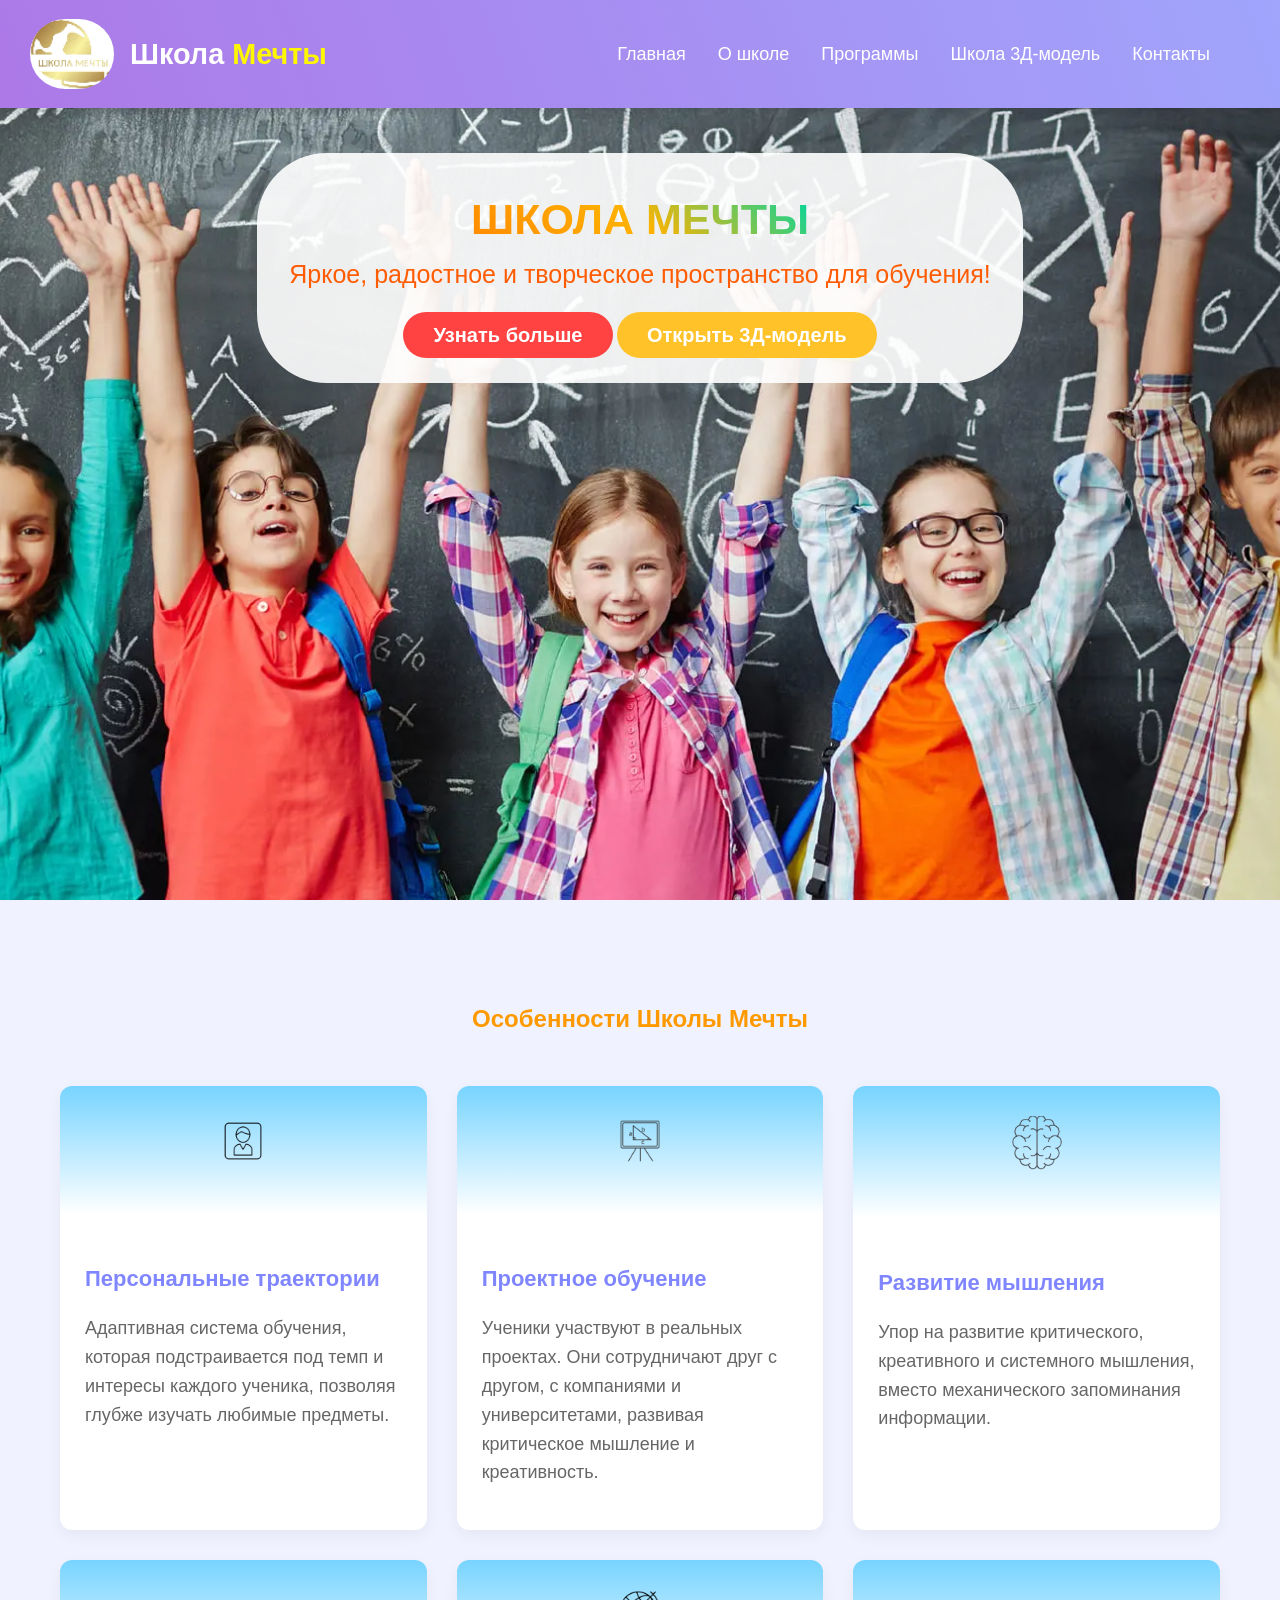
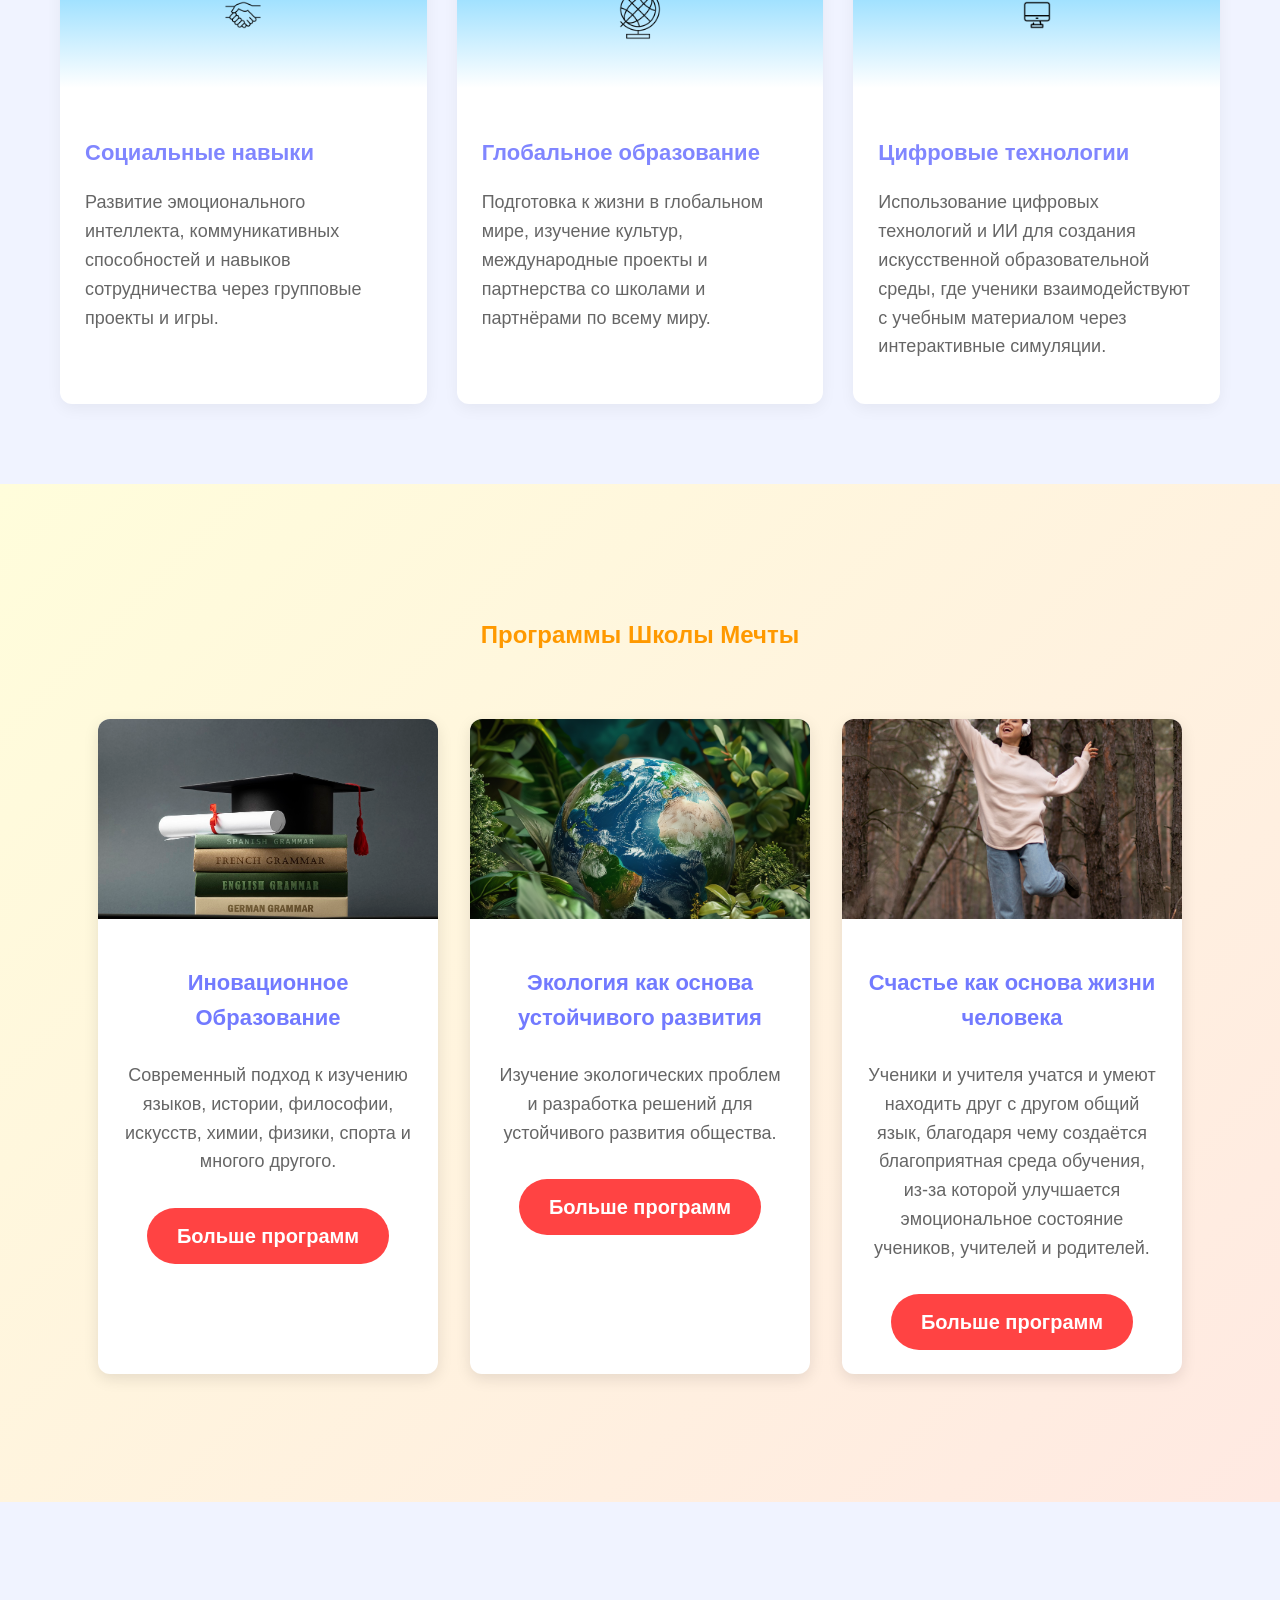
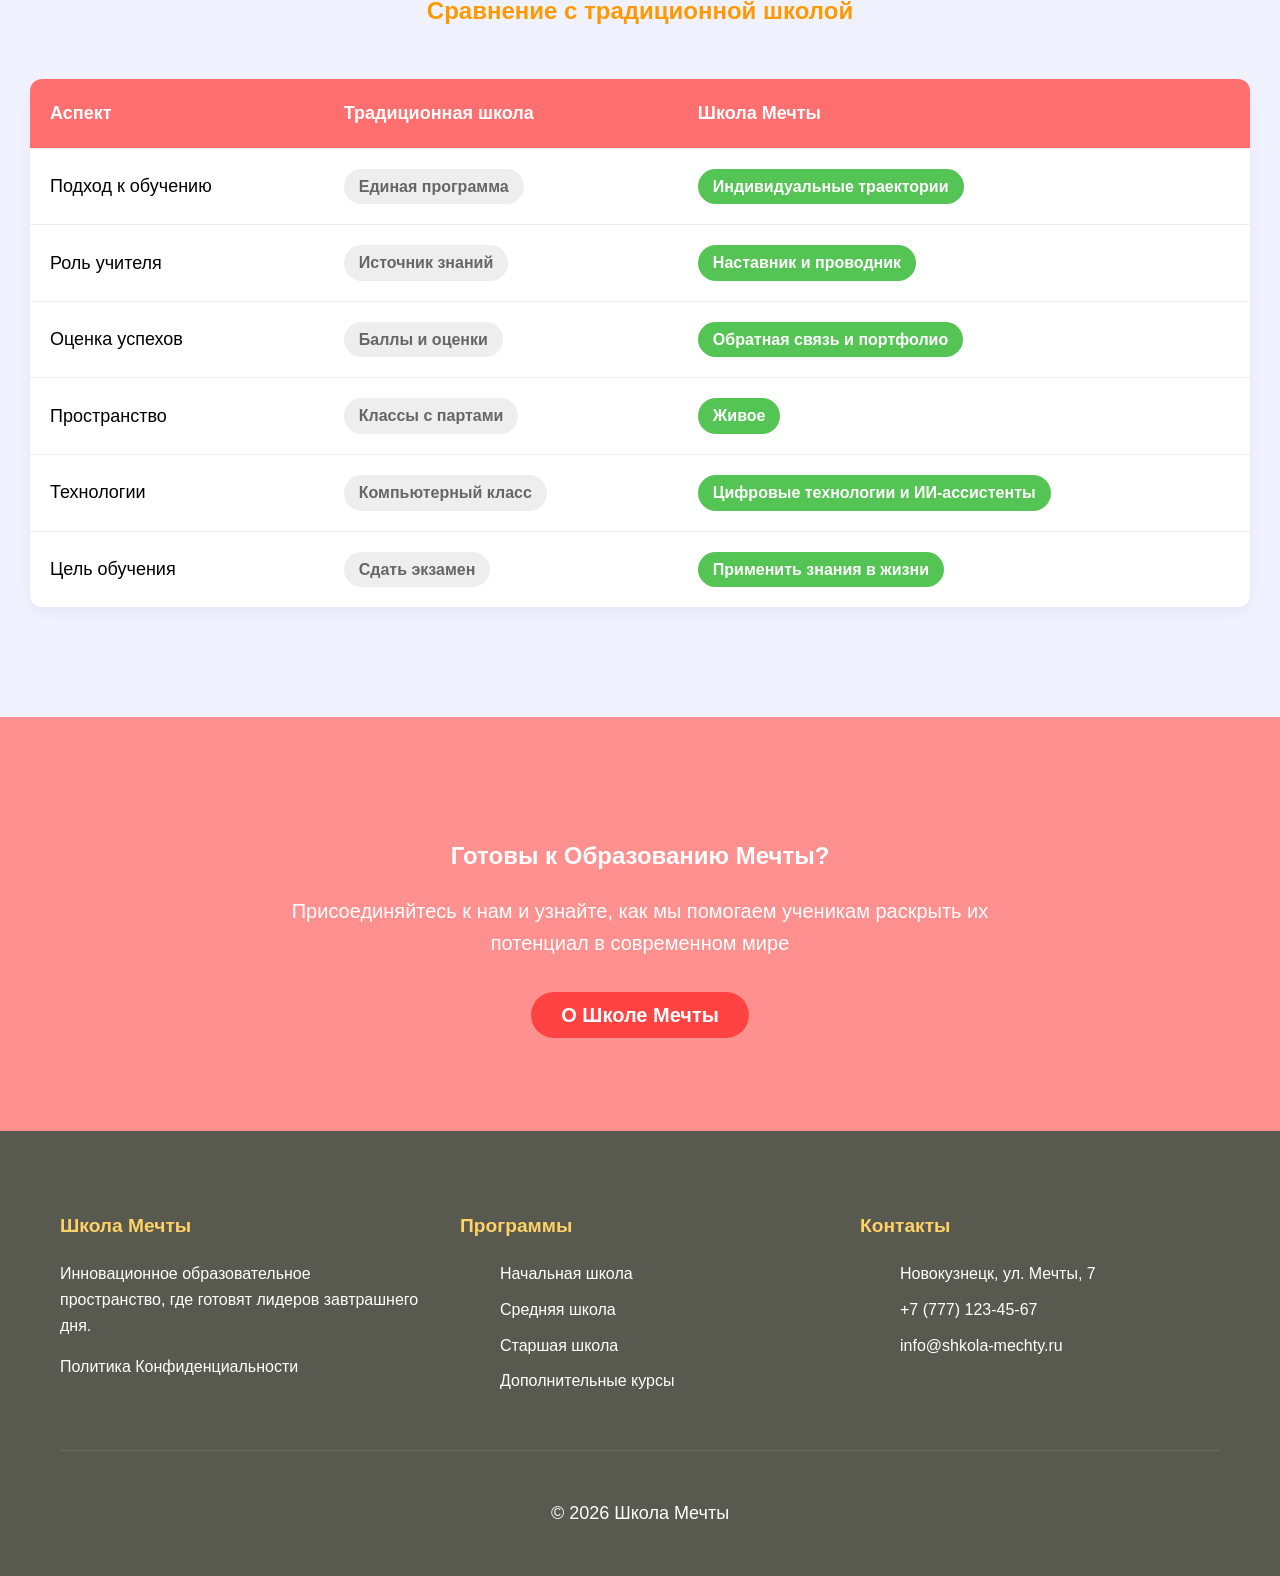
<file: index.html>
<!DOCTYPE html>
<html lang="ru">
<head>
    <meta charset="UTF-8">
    <meta name="viewport" content="width=device-width, initial-scale=1.0">
    <title>Школа Мечты - Яркая и радостная</title>
    <link rel="shortcut icon" href="img/logo.png" type="image/png">
    <link rel="stylesheet" href="styles.css">
    <style>
        /* Прелоадер */
        #preloader {
            position: fixed;
            top: 0;
            left: 0;
            width: 100%;
            height: 100%;
            background: linear-gradient(135deg, #667eea 0%, #764ba2 100%);
            z-index: 99999;
            display: flex;
            flex-direction: column;
            align-items: center;
            justify-content: center;
            transition: opacity 0.6s ease, visibility 0.6s ease;
        }
        #preloader.hidden {
            opacity: 0;
            visibility: hidden;
            pointer-events: none;
        }
        .preloader-logo {
            display: flex;
            align-items: center;
            gap: 12px;
            margin-bottom: 30px;
            animation: preloaderPulse 2s ease-in-out infinite;
        }
        .preloader-logo-img {
            width: 70px;
            height: 58px;
            background: url('img/logo.png') no-repeat center / cover;
            filter: drop-shadow(0 2px 8px rgba(0,0,0,0.3));
            border-radius: 30px;
        }
        .preloader-logo-text {
            font-size: 28px;
            font-weight: 700;
            color: white;
            text-shadow: 0 2px 10px rgba(0,0,0,0.3);
            letter-spacing: 1px;
        }
        .preloader-logo-text span {
            color: #ffd12a;
        }
        .preloader-bar {
            width: 200px;
            height: 4px;
            background: rgba(255,255,255,0.2);
            border-radius: 2px;
            overflow: hidden;
            position: relative;
        }
        .preloader-bar-fill {
            position: absolute;
            top: 0;
            left: 0;
            height: 100%;
            width: 0%;
            background: linear-gradient(90deg, #ffcc00, #ffaa00);
            border-radius: 2px;
            animation: preloaderFill 1.5s ease-out forwards;
        }
        .preloader-subtext {
            margin-top: 15px;
            font-size: 14px;
            color: rgba(255,255,255,0.7);
            letter-spacing: 2px;
            text-transform: uppercase;
        }
        @keyframes preloaderPulse {
            0%, 100% { transform: scale(1); }
            50% { transform: scale(1.05); }
        }
        @keyframes preloaderFill {
            0% { width: 0%; }
            100% { width: 100%; }
        }
    </style>
</head>
<body>
    <div id="preloader">
        <div class="preloader-logo">
            <div class="preloader-logo-img"></div>
            <div class="preloader-logo-text">Школа&nbsp;<span>Мечты</span></div>
        </div>
        <div class="preloader-bar">
            <div class="preloader-bar-fill"></div>
        </div>
        <div class="preloader-subtext">Загрузка...</div>
    </div>
    <!-- Меню с логотипом -->
    <nav class="navbar">
        <div class="logo">
            <div class="logo-img"></div>
            <div class="logo-text">Школа&nbsp;<span>Мечты</span></div>
        </div>
        
        <ul class="nav-links">
            <li><a href="#">Главная</a></li>
            <li><a href="about-us.html">О школе</a></li>
            <li><a href="programs.html">Программы</a></li>
            <li><a href="school3d.html" target="_blank">Школа 3Д-модель</a></li>
            <li><a href="#footer">Контакты</a></li>
        </ul>
        
        <div class="menu-toggle">
            <span></span>
            <span></span>
            <span></span>
        </div>
    </nav>
    
    <section class="hero">
        <!-- Изображение Школы Мечты -->
        <img src="img/fon.webp" alt="Школа Мечты" class="hero-image" id="parallax-image">
        
        <div class="hero-content">
            <h1>ШКОЛА МЕЧТЫ</h1>
            <p class="subtitle">Яркое, радостное и творческое пространство для обучения!</p>
            <a class="button main-btn" href="#features">Узнать больше</a>
            <a target="_blank" class="button2" href="school3d.html">Открыть 3Д-модель</a>
        </div>
    </section>

        <!-- Особенности -->
    <section id="features" class="features">
        <div class="container">
            <h1 class="section-title">Особенности <span>Школы Мечты</span></h1>
            <div class="features-grid">
                
                <div class="feature-card">
                    <div class="feature-icon">
                        <img src="img/uchitel.png" alt="">
                    </div>
                    <div class="feature-content">

                        <h3>Персональные траектории</h3>
                        <p>Адаптивная система обучения, которая подстраивается под темп и интересы каждого ученика, позволяя глубже изучать любимые предметы.</p>
                    </div>
                </div>
                
                <div class="feature-card">
                    <div class="feature-icon">
                        <img src="img/choeto.png" alt="">
                    </div>
                    <div class="feature-content">
                        <h3>Проектное обучение</h3>
                        <p>Ученики участвуют в реальных проектах. Они сотрудничают друг с другом, с компаниями и университетами, развивая критическое мышление и креативность.</p>
                    </div>
                </div>
                
                <div class="feature-card">
                    <div class="feature-icon">
                        <img src="img/mozgi.png" alt="">
                    </div>
                    <div class="feature-content">
                        <h3>Развитие мышления</h3>
                        <p>Упор на развитие критического, креативного и системного мышления, вместо механического запоминания информации.</p>
                    </div>
                </div>

                <div class="feature-card">
                    <div class="feature-icon">
                        <img src="img/nogopozhatie.png" alt="">
                    </div>
                    <div class="feature-content">
                        <h3>Социальные навыки</h3>
                        <p>Развитие эмоционального интеллекта, коммуникативных способностей и навыков сотрудничества через групповые проекты и игры.</p>
                    </div>
                </div>

                <div class="feature-card">
                    <div class="feature-icon">
                        <img src="img/globus.png" alt="">
                    </div>
                    <div class="feature-content">
                        <h3>Глобальное образование</h3>
                        <p>Подготовка к жизни в глобальном мире, изучение культур, международные проекты и партнерства со школами и партнёрами по всему миру.</p>
                    </div>
                </div>


                <div class="feature-card">
                    <div class="feature-icon">
                       <img src="img/komputer.png" alt="">
                    </div>
                    <div class="feature-content">
                        <h3>Цифровые технологии</h3>
                        <p>Использование цифровых технологий и ИИ для создания искусственной образовательной среды, где ученики взаимодействуют с учебным материалом через интерактивные симуляции.</p>
                    </div>
                </div>
            </div>
        </div>
    </section>
    
    <section id="features2">
        <h1 class="section-title">Программы <span>Школы Мечты</span></h1>
        <div class="container2">
            <div class="feature">
            <div class="feature-img">
                <img src="img/obraZOVanie.jpg" alt="STEM программа">
            </div>
            <div class="feature-content2">
                <h3>Иновационное Образование</h3>
                <p>Современный подход к изучению языков, истории, философии, искусств, химии, физики, спорта и многого другого.</p>
                <a class="button" href="programs.html" class="btn">Больше программ</a>
            </div>
        </div>
        <div class="feature">
            <div class="feature-img">
                <img src="img/ecology.jpg" alt="STEM программа">
            </div>
            <div class="feature-content2">
                <h3>Экология как основа устойчивого развития</h3>
                <p>Изучение экологических проблем и разработка решений для устойчивого развития общества.</p>
                <a class="button" href="programs.html" class="btn">Больше программ</a>
            </div>
        </div>
        <div class="feature">
            <div class="feature-img">
                <img src="img/devushka_yoga.jpg" alt="STEM программа">
            </div>
            <div class="feature-content2">
                <h3>Счастье как основа жизни человека</h3>
                <p>Ученики и учителя учатся и умеют находить друг с другом общий язык, благодаря чему создаётся благоприятная среда обучения, из-за которой улучшается эмоциональное состояние учеников, учителей и родителей.</p>
                <a class="button" href="programs.html" class="btn">Больше программ</a>
            </div>
        </div>
        </div>
    </section>

        <!-- Сравнение -->
    <section id="comparison" class="comparison">
        <h1 class="section-title">Сравнение с <span>традиционной школой</span></h1>
        
        <table class="comparison-table">
            <tr>
                <th>Аспект</th>
                <th>Традиционная школа</th>
                <th>Школа Мечты</th>
            </tr>
            <tr>
                <td>Подход к обучению</td>
                <td><span class="badge badge-old">Единая программа</span></td>
                <td><span class="badge badge-new">Индивидуальные траектории</span></td>
            </tr>
            <tr>
                <td>Роль учителя</td>
                <td><span class="badge badge-old">Источник знаний</span></td>
                <td><span class="badge badge-new">Наставник и проводник</span></td>
            </tr>
            <tr>
                <td>Оценка успехов</td>
                <td><span class="badge badge-old">Баллы и оценки</span></td>
                <td><span class="badge badge-new">Обратная связь и портфолио</span></td>
            </tr>
            <tr>
                <td>Пространство</td>
                <td><span class="badge badge-old">Классы с партами</span></td>
                <td><span class="badge badge-new">Живое</span></td>
            </tr>
            <tr>
                <td>Технологии</td>
                <td><span class="badge badge-old">Компьютерный класс</span></td>
                <td><span class="badge badge-new">Цифровые технологии и ИИ-ассистенты</span></td>
            </tr>
            <tr>
                <td>Цель обучения</td>
                <td><span class="badge badge-old">Сдать экзамен</span></td>
                <td><span class="badge badge-new">Применить знания в жизни</span></td>
            </tr>
        </table>
    </section>

    <!-- Образование Мечты -->
    <section id="contact" class="cta">
        <div class="container">
            <h1>Готовы к Образованию Мечты?</h1>
            <p>Присоединяйтесь к нам и узнайте, как мы помогаем ученикам раскрыть их потенциал в современном мире</p>
            <a href="about-us.html" class="button">О Школе Мечты</a>
        </div>
    </section>
    
    <footer id="footer">
        <div class="container">
            <div class="footer-content">
                <div class="footer-column">
                    <h3>Школа Мечты</h3>
                    <p>Инновационное образовательное пространство, где готовят лидеров завтрашнего дня.</p>
                    <div class="PP">
                        <a href="">Политика Конфиденциальности</a>
                    </div>
                </div>
                
                <div class="footer-column">
                    <h3>Программы</h3>
                    <ul>
                        <li><a href="#">Начальная школа</a></li>
                        <li><a href="#">Средняя школа</a></li>
                        <li><a href="#">Старшая школа</a></li>
                        <li><a href="#">Дополнительные курсы</a></li>
                    </ul>
                </div>
                
                <div class="footer-column">
                    <h3>Контакты</h3>
                    <ul>
                        <li><i class="fas fa-map-marker-alt"></i> Новокузнецк, ул. Мечты, 7</li>
                        <li><i class="fas fa-phone"></i> +7 (777) 123-45-67</li>
                        <li><i class="fas fa-envelope"></i> info@shkola-mechty.ru</li>
                    </ul>
                </div>
            </div>
            
            <div class="copyright">
                <p>© 2026 Школа Мечты</p>
            </div>
        </div>
    </footer>

    <script>
        window.addEventListener('load', function() {
            setTimeout(function() {
                document.getElementById('preloader').classList.add('hidden');
            }, 600);
        });
    </script>
    <script src="script.js"></script>
</body>
</html>
</file>
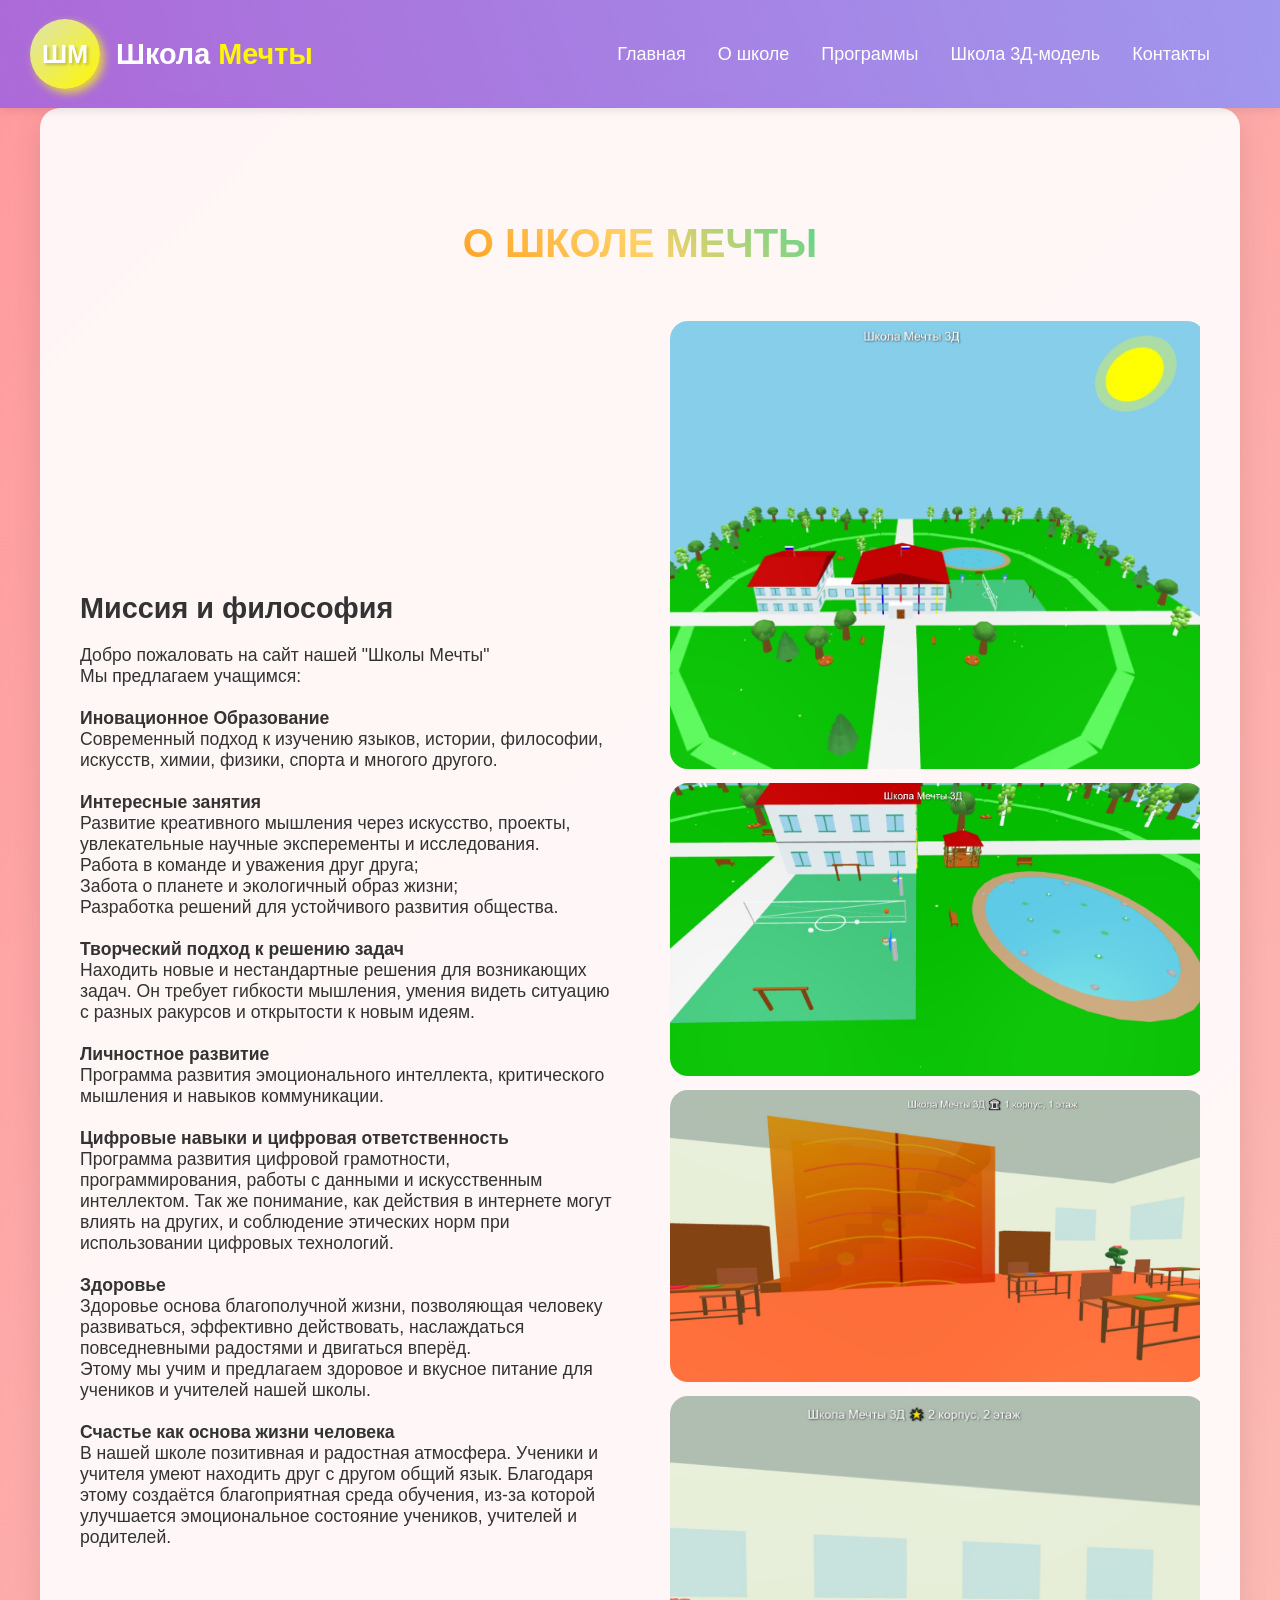
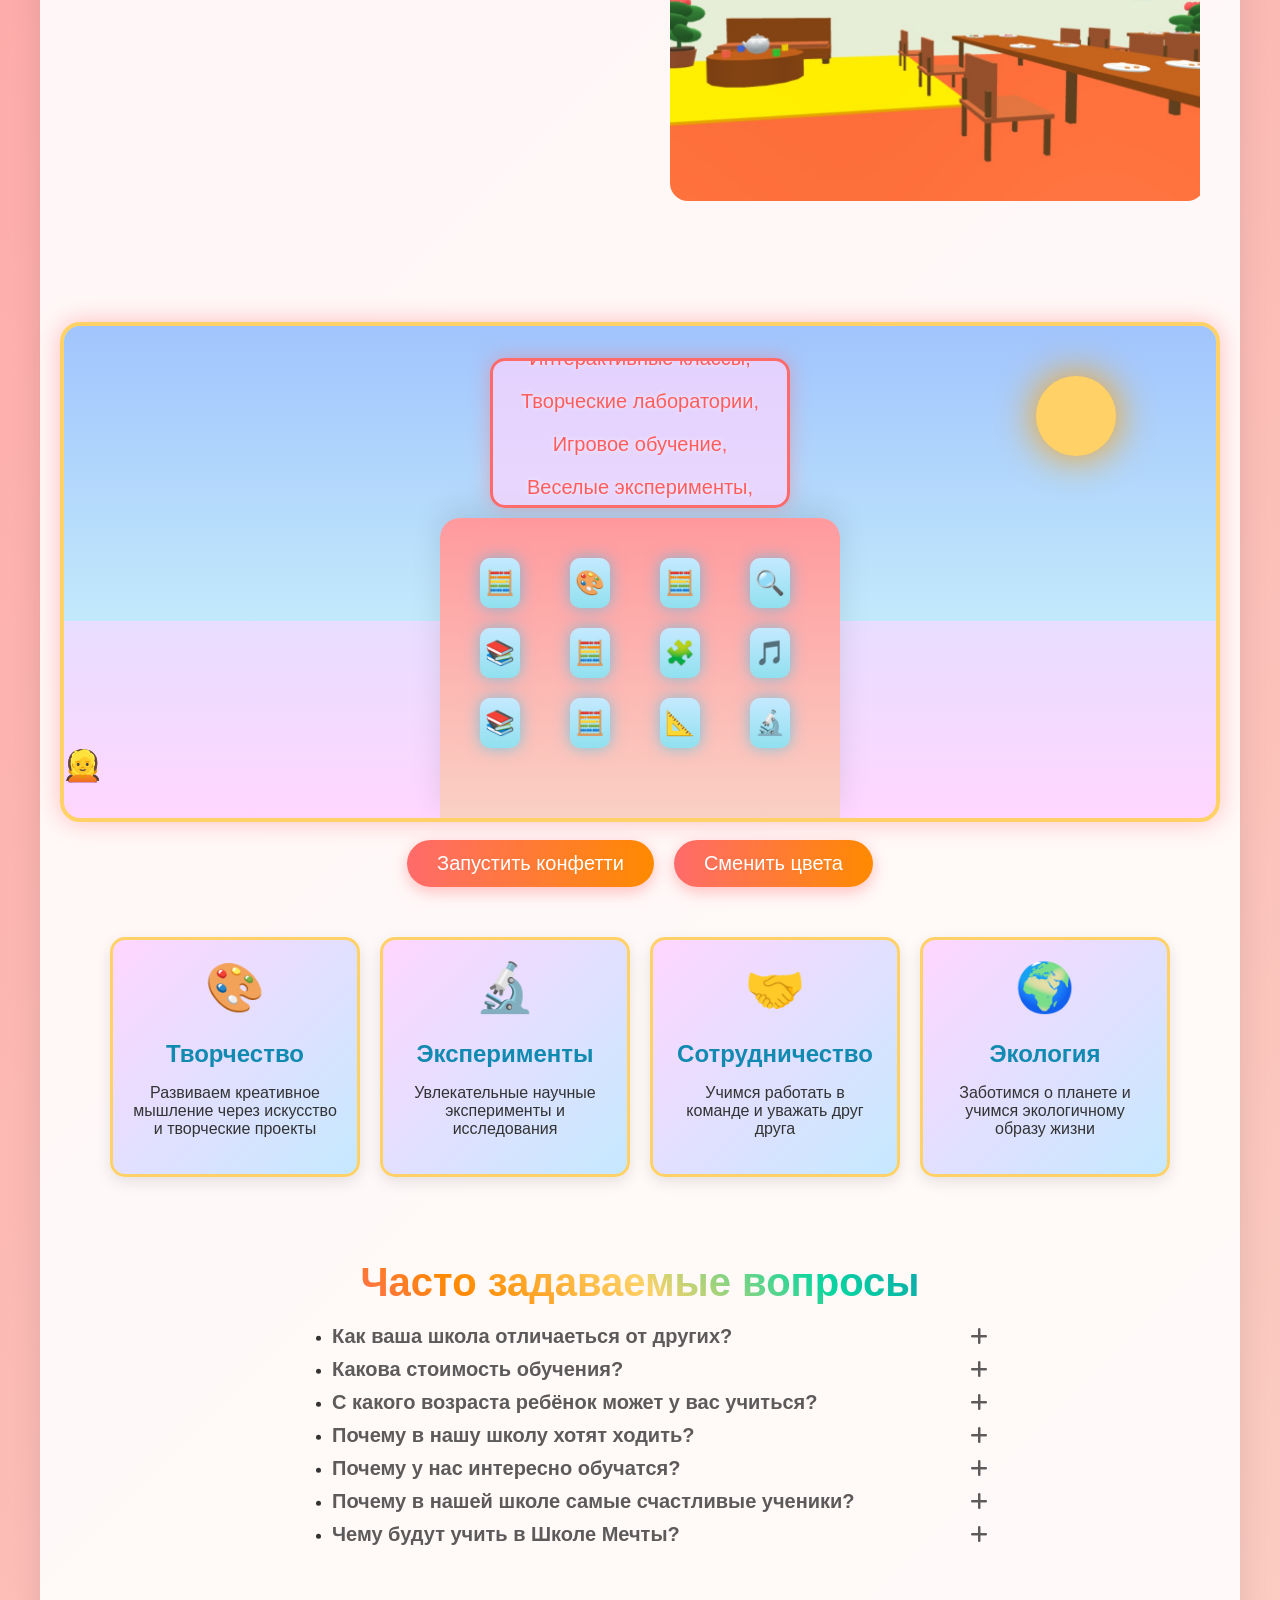
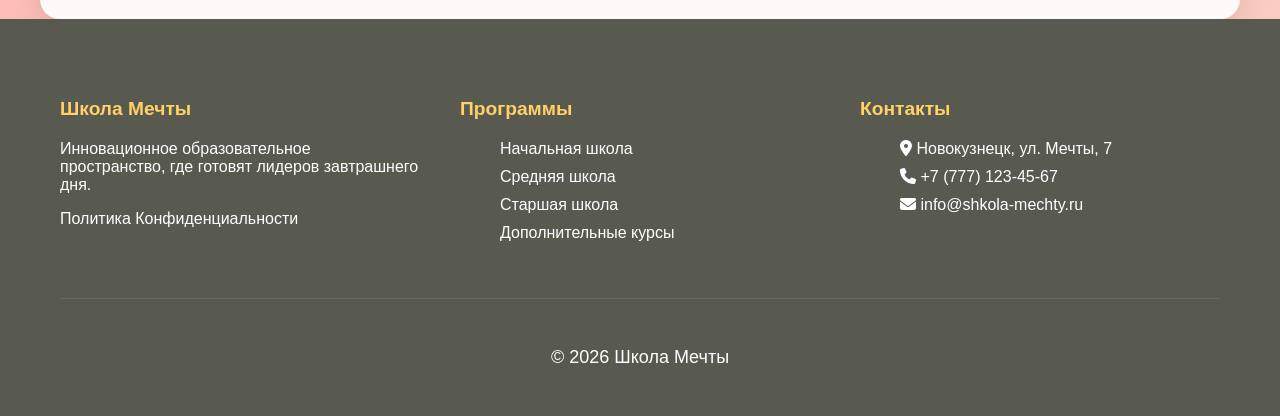
<file: about-us.html>
<!DOCTYPE html>
<html lang="ru">
<head>
    <meta charset="UTF-8">
    <meta name="viewport" content="width=device-width, initial-scale=1.0">
      <link rel="stylesheet" href=
"https://cdnjs.cloudflare.com/ajax/libs/font-awesome/6.1.1/css/all.min.css"
        integrity=
"sha512-KfkfwYDsLkIlwQp6LFnl8zNdLGxu9YAA1QvwINks4PhcElQSvqcyVLLD9aMhXd13uQjoXtEKNosOWaZqXgel0g=="
        crossorigin="anonymous" referrerpolicy="no-referrer" />
    <title>Школа Мечты - Яркая и радостная</title>
    <style>
        * {
            box-sizing: border-box;
            font-family: 'Comic Sans MS', cursive, sans-serif;
        }
        
        body {
            margin: 0;
            padding: 0;
            background: linear-gradient(135deg, #ff9a9e 0%, #fad0c4 100%);
            color: #333;
            min-height: 100vh;
            overflow-x: hidden;
        }

        .navbar {
            position: fixed;
            top: 0;
            display: flex;
            justify-content: space-between;
            align-items: center;
            background: white;
            height: 12vh;
            width: 100%;
            background: linear-gradient(70deg, #9d60e3d7, #8f94fbd7);
            box-shadow: 0 2px 10px rgba(0, 0, 0, 0.1);
            z-index: 10;
        }

        .logo {
            display: flex;
            align-items: center;
            margin: 0 30px;
        }

        .logo-img {
            width: 70px;
            height: 70px;
            margin-right: 16px;
            background: linear-gradient(135deg, #dce3b3, #fff700);
            border-radius: 50%;
            display: flex;
            align-items: center;
            justify-content: center;
            color: white;
            font-weight: 700;
            font-size: 25px;
            text-shadow: 2px 2px 3px rgba(0,0,0,0.2);
            -webkit-box-shadow: 4px 4px 8px 0px rgba(34, 60, 80, 0.2);
            -moz-box-shadow: 4px 4px 8px 0px rgba(34, 60, 80, 0.2);
            box-shadow: 4px 4px 8px 0px rgba(255, 255, 0, 0.7);
        }

        .logo-text {
            color: #ffffff;
            font-size: 1.8rem;
            font-weight: 700;
            display: flex;
            align-items: center;
        }

        .logo-text span {
            color: #fff700;
        }

        .nav-links {
            display: flex;
            justify-content: center;
            flex-wrap: wrap;
            list-style: none;
            margin: 25px 70px 25px 0;
            font-size: 18px;
        }

        .nav-links li {
            margin-left: 2rem;
        }

        .nav-links a {
            color: white;
            text-decoration: none;
            font-weight: 500;
            transition: color 0.3s;
        }

        .nav-links a:hover {
            color: #fff700;
        }

        .menu-toggle {
            display: none;
            flex-direction: column;
            cursor: pointer;
            margin: 0 30px;
        }

        .menu-toggle span {
            width: 25px;
            height: 3px;
            background: #fff700;
            margin: 3px 0;
            border-radius: 2px;
            transition: all 0.3s ease;
        }

        .container2 {
        max-width: 1200px;
        margin: 0 auto;
        padding: 0 20px;
        
        }
        
        .container {
            max-width: 1200px;
            margin: 12vh auto 0;
            padding: 20px;
            background: rgba(255, 255, 255, 0.9);
            border-radius: 20px;
            box-shadow: 0 10px 30px rgba(0, 0, 0, 0.1);
            padding-bottom: 90px;
        }
        
        .school-scene {
            top: 12px;
            position: relative;
            height: 500px;
            margin: 0 0 20px;
            border: 4px solid #ffd166;
            border-radius: 20px;
            overflow: hidden;
            box-shadow: 0 0 25px rgba(255, 107, 107, 0.4);
            background: linear-gradient(to bottom, #c5e9ff, #ffd6ff);
        }
        
        .sky {
            position: absolute;
            width: 100%;
            height: 60%;
            background: linear-gradient(to bottom, #a1c4fd, #c2e9fb);
            overflow: hidden;
        }
        
        .sun {
            position: absolute;
            top: 50px;
            right: 100px;
            width: 80px;
            height: 80px;
            background: #ffd166;
            border-radius: 50%;
            box-shadow: 0 0 40px #ff9e00;
            animation: sunPulse 3s infinite alternate;
        }
        
        @keyframes sunPulse {
            from { transform: scale(1); box-shadow: 0 0 40px #ff9e00; }
            to { transform: scale(1.1); box-shadow: 0 0 60px #ff9e00; }
        }
        
        .school-building {
            position: absolute;
            bottom: 0;
            left: 50%;
            transform: translateX(-50%);
            width: 400px;
            height: 300px;
            background: linear-gradient(to bottom, #ff9a9e, #fad0c4);
            border-radius: 20px 20px 0 0;
            box-shadow: 0 -10px 30px rgba(0, 0, 0, 0.1);
        }
        
        .building-design {
            position: absolute;
            width: 100%;
            height: 100%;
            border-radius: 20px 20px 0 0;
        }
        
        .window {
            position: absolute;
            background: linear-gradient(to bottom, #c5e9ff, #90e0ef);
            border-radius: 10px;
            box-shadow: 0 0 15px rgba(0, 200, 255, 0.5);
            animation: windowGlow 3s infinite alternate;
            display: flex;
            justify-content: center;
            align-items: center;
            font-size: 24px;
            color: #ff6b6b;
        }
        
        @keyframes windowGlow {
            from { box-shadow: 0 0 10px rgba(0, 200, 255, 0.5); }
            to { box-shadow: 0 0 20px rgba(0, 200, 255, 0.8), 0 0 30px rgba(0, 200, 255, 0.4); }
        }
        
        .hologram {
            position: absolute;
            bottom: 310px;
            left: 50%;
            transform: translateX(-50%);
            width: 300px;
            height: 150px;
            padding: 3px;
            background: rgba(255, 214, 255, 0.7);
            border: 3px solid #ff6b6b;
            border-radius: 15px;
            display: flex;
            justify-content: center;
            align-items: center;
            overflow: hidden;
            box-shadow: 0 0 20px rgba(255, 107, 107, 0.4);
            animation: hologramFloat 5s infinite alternate ease-in-out;
        }
        
        @keyframes hologramFloat {
            0% { transform: translateX(-50%) translateY(0); }
            100% { transform: translateX(-50%) translateY(-20px); }
        }
        
        .hologram-content {
            color: #ff5d5d;
            text-align: center;
            font-size: 20px;
            text-shadow: 0 0 5px rgba(255, 255, 255, 0.8);
            animation: textScroll 15s infinite linear;
        }

        .hologram-content span {
            color: red;
        }
        
        @keyframes textScroll {
            0% { transform: translateY(70%); }
            100% { transform: translateY(-100%); }
        }

                header {
            text-align: center;
            padding: 30px 0;
            position: relative;
        }
        
        h1 {
            font-size: 43px;
            margin-bottom: 20px;
            background: linear-gradient(45deg, #ff5e7d, #ff8a00, #ffd166, #06d6a0, #118ab2);
            -webkit-background-clip: text;
            background-clip: text;
            color: transparent;
            animation: rainbow 8s linear infinite;
        }
        
        @keyframes rainbow {
            0% { background-position: 0% 50%; }
            100% { background-position: 200% 50%; }
        }

        .about {
            padding: 30px 0;
        }

        .about-content {
            display: grid;
            grid-template-columns: 1fr 1fr;
            gap: 50px;
            align-items: center;
        }
        
        .about-text h3 {
            font-size: 1.8rem;
            margin-bottom: 20px;
            color: var(--primary);
        }
        
        .about-text p {
            margin-bottom: 15px;
            font-size: 1.1rem;
        }
        
        .about-image {
            overflow: hidden;
            position: relative;
        }
        
        .about-image img {
            width: 100%;
            height: auto;
            margin: 5px;
            border-radius: 18px;
        }
        
        .features {
            display: flex;
            flex-wrap: wrap;
            justify-content: center;
            gap: 20px;
            margin: 50px 0;
        }
        
        .feature-card {
            background: linear-gradient(135deg, #ffd6ff, #c5e9ff);
            border: 3px solid #ffd166;
            border-radius: 15px;
            padding: 20px;
            width: 250px;
            text-align: center;
            transition: transform 0.3s, box-shadow 0.3s;
            cursor: pointer;
            box-shadow: 0 5px 15px rgba(0, 0, 0, 0.1);
        }
        
        .feature-card:hover {
            transform: translateY(-10px) rotate(3deg);
            box-shadow: 0 15px 30px rgba(255, 107, 107, 0.4);
        }
        
        .feature-icon {
            font-size: 3rem;
            margin-bottom: 15px;
            color: #ff6b6b;
            animation: bounce 2s infinite alternate;
        }
        
        @keyframes bounce {
            from { transform: translateY(0); }
            to { transform: translateY(-10px); }
        }
        
        .feature-title {
            font-size: 1.5rem;
            margin-bottom: 10px;
            color: #118ab2;
        }

        .school-scene {
            margin-top: 70px;
        }
        
        .controls {
            display: flex;
            justify-content: center;
            gap: 20px;
            margin: 30px 0;
            flex-wrap: wrap;
        }
        
        .btn {
            padding: 12px 30px;
            background: linear-gradient(to right, #ff6b6b, #ff8a00);
            border: none;
            border-radius: 50px;
            color: white;
            font-size: 20px;
            font-weight: 500;
            cursor: pointer;
            transition: all 0.3s;
            box-shadow: 0 5px 15px rgba(255, 107, 107, 0.4);
        }
        
        .btn:hover {
            transform: translateY(-5px) scale(1.05);
            box-shadow: 0 10px 25px rgba(255, 107, 107, 0.6);
            background: linear-gradient(to right, #ff8a00, #ff6b6b);
        }
        
        .btn:active {
            transform: translateY(2px);
        }
        
        .confetti {
            position: absolute;
            z-index: 10;
            width: 15px;
            height: 15px;
            opacity: 0.7;
            animation: fall linear infinite;
        }

        h1 {
            text-align: center;
            font-size: 40px;
        }

        .container3 {
            position: relative;
            top: 90px;
            left: 50%;
            transform: translate(-50%, -20%);
            width: 60%;
        }

        .question {
            font-family: "Spartan", sans-serif;
            font-size: 20px;
            font-weight: 600;
            margin-bottom: 10px;
            position: relative;
            color: #5c5a5a;
        }

        .icon-main {
            position: absolute;
            right: 0px;
            cursor: pointer;
            animation: rotate 2s
        }

        .non-active {
            display: none;
        }

        .answer {
            font-size: 17px;
            font-family: "Spartan", sans-serif;
            animation: fadeIn 2.5s ;
        }

        @keyframes fadeIn {
            0% {
                opacity: 0;
                visibility: hidden;
            }
            100% {
                opacity: 1;
                visibility: visible;
            }
        }

        footer {
            background: rgb(88, 90, 80);
            color: rgb(255, 255, 255);
            padding: 60px 0 30px;
        }
        
        .footer-content {
            display: grid;
            grid-template-columns: repeat(auto-fit, minmax(250px, 1fr));
            gap: 40px;
            margin-bottom: 40px;
        }
        
        .footer-column h3 {
            font-size: 1.2rem;
            margin-bottom: 20px;
            color: #ffd166;
        }
        
        .footer-column ul {
            list-style: none;
        }
        
        .footer-column ul li {
            margin-bottom: 10px;
        }
        
        .footer-column a {
            color: #ffffff;
            text-decoration: none;
            transition: color 0.3s ease;
        }
        
        .footer-column a:hover {
            color: white;
        }
        
        .pp {
            display: flex;
            gap: 15px;
            margin-top: 20px;
        }
        
        .pp a {
            display: flex;
            align-items: center;
            justify-content: center;
            width: 40px;
            height: 40px;
            border-radius: 50%;
            background: rgba(255, 255, 255, 0.1);
            color: white;
            transition: all 0.3s ease;
        }
        
        .pp a:hover {
            background: var(--primary);
            transform: translateY(-3px);
        }
        
        .copyright {
            text-align: center;
            padding-top: 30px;
            border-top: 1px solid rgba(255, 255, 255, 0.1);
            color: #ffffff;
            font-size: 18px;
        }
        
        @keyframes fall {
            to { transform: translateY(100vh) rotate(360deg); }
        }
        
        @keyframes float {
            0%, 100% { transform: translateY(0) rotate(0); }
            50% { transform: translateY(-30px) rotate(5deg); }
        }
        
        .student {
            position: absolute;
            bottom: 0;
            width: 40px;
            height: 70px;
            animation: walk 20s infinite linear;
        }
        
        @keyframes walk {
            0% { left: -50px; }
            100% { left: calc(100% + 50px); }
        }

        /* Адаптивность — Планшеты */
        @media (max-width: 992px) {
            .container {
                margin-top: 60px;
                padding: 15px;
            }

            .about-content {
                gap: 30px;
            }

            .about-text h3 {
                font-size: 1.5rem;
            }

            .about-text p {
                font-size: 1rem;
            }

            .school-scene {
                height: 400px;
            }

            .school-building {
                width: 400px;
                height: 300px;
                transform: translateX(-50%) scale(0.75);
                transform-origin: bottom center;
            }

            .sun {
                top: 30px;
                right: 60px;
                width: 65px;
                height: 65px;
            }

            .hologram {
                width: 260px;
                height: 130px;
                bottom: 62%;
            }

            .hologram-content {
                font-size: 17px;
            }

            .container3 {
                width: 80%;
                top: 60px;
            }
        }

        /* Адаптивность — Мобильные */
        @media (max-width: 768px) {
            .navbar {
                height: 60px;
            }

            .logo {
                margin: 0 15px;
            }

            .logo-img {
                width: 50px;
                height: 50px;
                font-size: 20px;
            }

            .logo-text {
                font-size: 1.3rem;
            }

            .nav-links {
                position: fixed;
                top: 60px;
                left: -100%;
                width: 100%;
                height: calc(100vh - 60px);
                background: linear-gradient(70deg, #9d60e3, #8f94fb);
                flex-direction: column;
                align-items: center;
                padding: 2rem 0;
                margin: 0;
                transition: left 0.4s ease;
                overflow-y: auto;
                z-index: 9;
            }

            .nav-links.active {
                left: 0;
            }

            .nav-links li {
                margin: 1rem 0;
            }

            .nav-links a {
                font-size: 20px;
            }

            .menu-toggle {
                display: flex;
                margin: 0 15px;
            }

            .container {
                margin-top: 60px;
                padding: 15px;
                border-radius: 16px;
                padding-bottom: 40px;
            }

            h1 {
                font-size: 28px;
            }

            .about-content {
                grid-template-columns: 1fr;
                gap: 20px;
            }

            .about-text h3 {
                font-size: 1.4rem;
            }

            .about-image img {
                margin: 5px 0;
            }

            .school-scene {
                height: 280px;
                margin-top: 20px;
            }

            .school-building {
                width: 400px;
                height: 300px;
                transform: translateX(-50%) scale(0.55);
                transform-origin: bottom center;
            }

            .sun {
                top: 15px;
                right: 30px;
                width: 50px;
                height: 50px;
            }

            .hologram {
                width: 220px;
                height: 110px;
                bottom: 58%;
                padding: 2px;
            }

            .hologram-content {
                font-size: 15px;
            }

            .student {
                font-size: 20px !important;
                width: 28px;
                height: 42px;
            }

            .controls {
                gap: 12px;
                margin: 20px 0;
            }

            .btn {
                padding: 10px 24px;
                font-size: 16px;
            }

            .features {
                gap: 15px;
                margin: 30px 0;
            }

            .feature-card {
                width: 100%;
                max-width: 320px;
                padding: 15px;
            }

            .feature-icon {
                font-size: 2.5rem;
            }

            .feature-title {
                font-size: 1.3rem;
            }

            .container3 {
                position: relative;
                top: auto;
                left: auto;
                transform: none;
                width: 100%;
                padding: 0 10px;
                margin-top: 30px;
            }

            .container3 h1 {
                font-size: 24px;
            }

            .question {
                font-size: 17px;
                padding-right: 30px;
            }

            .answer {
                font-size: 15px;
            }

            footer {
                padding: 40px 0 20px;
            }

            .footer-content {
                gap: 25px;
                margin-bottom: 25px;
            }

            .copyright {
                padding-top: 20px;
                font-size: 16px;
            }
        }

        /* Адаптивность — Маленькие мобильные */
        @media (max-width: 480px) {
            .logo-text {
                font-size: 1.3rem;
            }

            h1 {
                font-size: 25px;
            }

            .school-scene {
                height: 220px;
            }

            .school-building {
                width: 400px;
                height: 300px;
                transform: translateX(-50%) scale(0.42);
                transform-origin: bottom center;
            }

            .sun {
                top: 10px;
                right: 15px;
                width: 36px;
                height: 36px;
            }

            .hologram {
                width: 180px;
                height: 90px;
                bottom: 55%;
            }

            .hologram-content {
                font-size: 13px;
            }

            .student {
                font-size: 16px !important;
                width: 22px;
                height: 34px;
            }

            .btn {
                padding: 8px 20px;
                font-size: 14px;
            }

            .container3 h1 {
                font-size: 20px;
            }

            .question {
                font-size: 15px;
            }

            .answer {
                font-size: 14px;
            }
        }
    </style>
</head>
<body>

    <nav class="navbar">
        <div class="logo">
            <div class="logo-img">ШМ</div>
            <div class="logo-text">Школа&nbsp;<span>Мечты</span></div>
        </div>
        
        <ul class="nav-links">
            <li><a href="index.html">Главная</a></li>
            <li><a href="#">О школе</a></li>
            <li><a href="programs.html">Программы</a></li>
            <li><a href="school3d.html" target="_blank">Школа 3Д-модель</a></li>
            <li><a href="#footer">Контакты</a></li>
        </ul>
        
        <div class="menu-toggle">
            <span></span>
            <span></span>
            <span></span>
        </div>
    </nav>
    
    <div class="container">
        <section id="about" class="about">
            <header>
                <h1>О ШКОЛЕ МЕЧТЫ</h1>
            </header>
            <div class="container2">
                <div class="about-content">
                    <div class="about-text">
                        <h3>Миссия и философия</h3>
                        <p>Добро пожаловать на сайт нашей "Школы Мечты" <br>
Мы предлагаем учащимся:<br><br>

<b>Иновационное Образование</b><br>
Современный подход к изучению языков, истории, философии, искусств, химии, физики, спорта и многого другого.<br><br>

<b>Интересные занятия</b><br>
Развитие креативного мышления через искусство, проекты, увлекательные научные эксперементы и исследования.<br>
Работа в команде и уважения друг друга;<br>
Забота о планете и экологичный образ жизни;<br>
Разработка решений для устойчивого развития общества.<br><br>

<b>Творческий подход к решению задач</b><br>
Находить новые и нестандартные решения для возникающих задач. Он требует гибкости мышления, умения видеть ситуацию с разных ракурсов и открытости к новым идеям.<br><br>

<b>Личностное развитие</b><br>
Программа развития эмоционального интеллекта, критического мышления и навыков коммуникации.<br><br>

<b>Цифровые навыки и цифровая ответственность</b><br>
Программа развития цифровой грамотности, программирования, работы с данными и искусственным интеллектом. Так же понимание, как действия в интернете могут влиять на других, и соблюдение этических норм при использовании цифровых технологий.<br><br>

<b>Здоровье</b> <br> Здоровье основа благополучной жизни, позволяющая человеку развиваться, эффективно действовать, наслаждаться повседневными радостями и двигаться вперёд. <br>
Этому мы учим и предлагаем здоровое и вкусное питание для учеников и учителей нашей школы.<br><br>

<b>Счастье как основа жизни человека</b><br>
В нашей школе позитивная и радостная атмосфера. Ученики и учителя умеют находить друг с другом общий язык. Благодаря этому создаётся благоприятная среда обучения, из-за которой улучшается эмоциональное состояние учеников, учителей и родителей. </p>
                    </div>
                    <div class="about-image">
                        <i class="school-3d"><img src="img/school-3d-1.jpg" alt=""></i>
                        <i class="school-3d"><img src="img/school-3d-2.jpg" alt=""></i>
                        <i class="school-3d"><img src="img/school-3d-3.jpg" alt=""></i>
                        <i class="school-3d"><img src="img/school-3d-4.jpg" alt=""></i>
                    </div>
                </div>
            </div>
        </section>    

        <div id="confetti-container"></div>

        <div class="school-scene" id="schoolScene">
            <div class="sky" id="sky">
                <div class="sun"></div>
            </div>
            <div class="school-building">
                <div class="building-design"></div>
                <!-- Windows will be added by JavaScript -->
            </div>
            <div class="hologram">
                <div class="hologram-content">
                    <p>Добро пожаловать в <br><span>Школу Мечты!</span></p>
                    <p>Интерактивные классы,</p>
                    <p>Творческие лаборатории,</p>
                    <p>Игровое обучение,</p>
                    <p>Веселые эксперименты,</p>
                    <p>Яркие открытия и</p>
                    <p>Радостные моменты</p>
                </div>
            </div>
        </div>
        
        <div class="controls">
            <button class="btn" id="addConfettiBtn">Запустить конфетти</button>
            <button class="btn" id="changeColorBtn">Сменить цвета</button>
        </div>

            <div class="features">
            <div class="feature-card">
                <div class="feature-icon">🎨</div>
                <h3 class="feature-title">Творчество</h3>
                <p>Развиваем креативное мышление через искусство и творческие проекты</p>
            </div>
            <div class="feature-card">
                <div class="feature-icon">🔬</div>
                <h3 class="feature-title">Эксперименты</h3>
                <p>Увлекательные научные эксперименты и исследования</p>
            </div>
            <div class="feature-card">
                <div class="feature-icon">🤝</div>
                <h3 class="feature-title">Сотрудничество</h3>
                <p>Учимся работать в команде и уважать друг друга</p>
            </div>
            <div class="feature-card">
                <div class="feature-icon">🌍</div>
                <h3 class="feature-title">Экология</h3>
                <p>Заботимся о планете и учимся экологичному образу жизни</p>
            </div>
        </div>
        <div class="container3">
            <h1>Часто задаваемые вопросы</h1>
            <ul>
            <li class="faq">
                <div class="question">
                    Как ваша школа отличаеться от других?
                    <span class="icon-main">
                        <i class="fa-solid fa-plus"></i>
                    </span>
                </div>
                <div class="answer non-active">
                    <p>- В нашей школе интересные и эффективные методы обучение;</p>
                    <p>- Понятная и интересная программа;</p>
                    <p>- Добрые и отзывчивые преподователи;</p>
                    <p>- Бесплатное обучение и многое другое</p>

                </div>
            </li>
            <li class="faq">
                <div class="question">
                    Какова стоимость обучения?
                    <span class="icon-main">
                        <i class="fa-solid fa-plus"></i>
                    </span>
                </div>
                <p class="answer non-active">
                    - Наша школа финансируется государством.
                </p>
            </li>
            <li class="faq">
                <div class="question">
                    С какого возраста ребёнок может у вас учиться?
                    <span class="icon-main">
                        <i class="fa-solid fa-plus"></i>
                    </span>
                </div>
                <p class="answer non-active">
                    - Как и в обычных школах, ребенок может пойти обучаться в Школу Мечты с 6 лет.
                </p>
            </li>
            <li class="faq">
                <div class="question">
                    Почему в нашу школу хотят ходить?
                    <span class="icon-main">
                        <i class="fa-solid fa-plus"></i>
                    </span>
                </div>
                <div class="answer non-active">
                    <p>- Потому что там интересно, комфортно и учат тому, что действительно нужно для жизни.</p>
                </div>
            </li>
            <li class="faq">
                <div class="question">
                    Почему у нас интересно обучатся? 
                    <span class="icon-main">
                        <i class="fa-solid fa-plus"></i>
                    </span>
                </div>
                <div class="answer non-active">
                    <p>- На уроках, в нашей школе все подается в интересной, понятной и интерактивной форме. Учителя очень интересно объясняют весь материал.</p>
                </div>
            </li>
             <li class="faq">
                <div class="question">
                    Почему в нашей школе самые счастливые ученики?
                    <span class="icon-main">
                        <i class="fa-solid fa-plus"></i>
                    </span>
                </div>
                <div class="answer non-active">
                    <p>- У нас в школе очень интересные занятия, добрые учителя и у нас вкусно кормят.</p>
                </div>
            </li>
            <li class="faq">
                <div class="question">
                    Чему будут учить в Школе Мечты?
                    <span class="icon-main">
                        <i class="fa-solid fa-plus"></i>
                    </span>
                </div>
                <div class="answer non-active">
                    <p>- Все классические предметы, которые есть в остальных школах. Их ведут наши прекрасные учителя, профессионалы своего дела. Также в нашей школе есть внеклассные кружки по музыке, програмированию и спорту.
                
                    </div></p>
                </li>
            </ul>
        </div>
    </div>

    <footer id="footer">
        <div class="container2">
            <div class="footer-content">
                <div class="footer-column">
                    <h3>Школа Мечты</h3>
                    <p>Инновационное образовательное пространство, где готовят лидеров завтрашнего дня.</p>
                    <div class="PP">
                        <a href="">Политика Конфиденциальности</a>
                    </div>
                </div>
                
                <div class="footer-column">
                    <h3>Программы</h3>
                    <ul>
                        <li><a href="#">Начальная школа</a></li>
                        <li><a href="#">Средняя школа</a></li>
                        <li><a href="#">Старшая школа</a></li>
                        <li><a href="#">Дополнительные курсы</a></li>
                    </ul>
                </div>
                
                <div class="footer-column">
                    <h3>Контакты</h3>
                    <ul>
                        <li><i class="fas fa-map-marker-alt"></i> Новокузнецк, ул. Мечты, 7</li>
                        <li><i class="fas fa-phone"></i> +7 (777) 123-45-67</li>
                        <li><i class="fas fa-envelope"></i> info@shkola-mechty.ru</li>
                    </ul>
                </div>
            </div>
            
            <div class="copyright">
                <p>© 2026 Школа Мечты</p>
            </div>
        </div>
    </footer>
    <script>
        document.addEventListener('DOMContentLoaded', function() {
            // Мобильное меню
            const menuToggle = document.querySelector('.menu-toggle');
            const navLinks = document.querySelector('.nav-links');

            if (menuToggle && navLinks) {
                menuToggle.addEventListener('click', function() {
                    menuToggle.classList.toggle('active');
                    navLinks.classList.toggle('active');
                });

                // Закрывать меню при клике на любую ссылку
                navLinks.querySelectorAll('a').forEach(function(link) {
                    link.addEventListener('click', function() {
                        menuToggle.classList.remove('active');
                        navLinks.classList.remove('active');
                    });
                });
            }

            const sky = document.getElementById('sky');
            const schoolScene = document.getElementById('schoolScene');
            const confettiContainer = document.getElementById('confetti-container');
            const addConfettiBtn = document.getElementById('addConfettiBtn');
            const changeColorBtn = document.getElementById('changeColorBtn');
            
            let studentCount = 0;
            let colorSchemeIndex = 0;
            const colorSchemes = [
                { primary: '#ff6b6b', secondary: '#ffd166', tertiary: '#06d6a0' },
                { primary: '#9b5de5', secondary: '#f15bb5', tertiary: '#00bbf9' },
                { primary: '#f72585', secondary: '#7209b7', tertiary: '#3a0ca3' },
                { primary: '#ff9e00', secondary: '#ff6b6b', tertiary: '#c5e9ff' }
            ];
            
            // Добавить окошки
            const building = document.querySelector('.school-building');
            for (let i = 0; i < 12; i++) {
                const window = document.createElement('div');
                window.classList.add('window');
                window.style.width = '40px';
                window.style.height = '50px';
                window.style.left = (i % 4) * 90 + 40 + 'px';
                window.style.top = Math.floor(i / 4) * 70 + 40 + 'px';
                window.style.animationDelay = (Math.random() * 2) + 's';
                
                // Добавить эмоции
                const emojis = ['📚', '🔬', '🧮', '🎨', '🎵', '🧩', '📐', '🔍'];
                window.textContent = emojis[Math.floor(Math.random() * emojis.length)];
                
                building.appendChild(window);
            }
            
            // Добавить учеников
            for (let i = 0; i < 4; i++) {
                addStudent();
            }
            
            function addStudent() {
                if (studentCount >= 4) return;
                
                const student = document.createElement('div');
                student.classList.add('student');
                
                const avatars = ['👱‍♀️', '👦', '👧', '👱'];
                student.textContent = avatars[studentCount];
                student.style.fontSize = '30px';
                student.style.bottom = '0';
                student.style.animationDelay = Math.random() * 5 + 's';
                student.style.animationDuration = (Math.random() * 10 + 15) + 's';
                
                schoolScene.appendChild(student);
                studentCount++;
            }
            
            // Добавить конфетти
            addConfettiBtn.addEventListener('click', function() {
                for (let i = 0; i < 100; i++) {
                    const confetti = document.createElement('div');
                    confetti.classList.add('confetti');
                    
                    const colors = ['#ff6b6b', '#ffd166', '#06d6a0', '#118ab2', '#9b5de5', '#f15bb5'];
                    confetti.style.background = colors[Math.floor(Math.random() * colors.length)];
                    confetti.style.left = Math.random() * 100 + 'vw';
                    confetti.style.animationDuration = (Math.random() * 3 + 2) + 's';
                    confetti.style.width = (Math.random() * 15 + 5) + 'px';
                    confetti.style.height = (Math.random() * 15 + 5) + 'px';
                    confetti.style.borderRadius = Math.random() > 0.5 ? '50%' : '0';
                    
                    confettiContainer.appendChild(confetti);
                    
                    // Удалить конфетти после анимации
                    setTimeout(() => {
                        confetti.remove();
                    }, 5000);
                }
            });
            
            // Изменить цвета
            changeColorBtn.addEventListener('click', function() {
                colorSchemeIndex = (colorSchemeIndex + 1) % colorSchemes.length;
                const colors = colorSchemes[colorSchemeIndex];
                
                document.body.style.background = `linear-gradient(135deg, ${colors.primary}33 0%, ${colors.secondary}33 100%)`;
                document.querySelector('.school-scene').style.background = `linear-gradient(to bottom, ${colors.secondary}33, ${colors.tertiary}33)`;
                document.querySelector('.school-building').style.background = `linear-gradient(to bottom, ${colors.primary}, ${colors.secondary})`;
                document.querySelectorAll('.feature-card').forEach(card => {
                    card.style.background = `linear-gradient(135deg, ${colors.secondary}33, ${colors.tertiary}33)`;
                    card.style.borderColor = colors.secondary;
                });
                document.querySelectorAll('.btn').forEach(btn => {
                    btn.style.background = `linear-gradient(to right, ${colors.primary}, ${colors.secondary})`;
                });
                document.querySelector('footer').style.borderColor = colors.secondary;
            });
        });
        const faqs = document.querySelectorAll(".faq");
        for (const item of faqs) {
            const curr_faq = item.childNodes;
            console.log(curr_faq);
            const question = curr_faq[1];
            const answer = curr_faq[3];
            const icon = question.querySelector(".icon-main");
            icon.addEventListener("click", function () {
                answer.classList.toggle("non-active");
                const i = icon.querySelector("i");
                i.classList.toggle("fa-xmark");
                i.classList.toggle("fa-plus");
            });
        }
    </script>
</body>
</html>
</file>
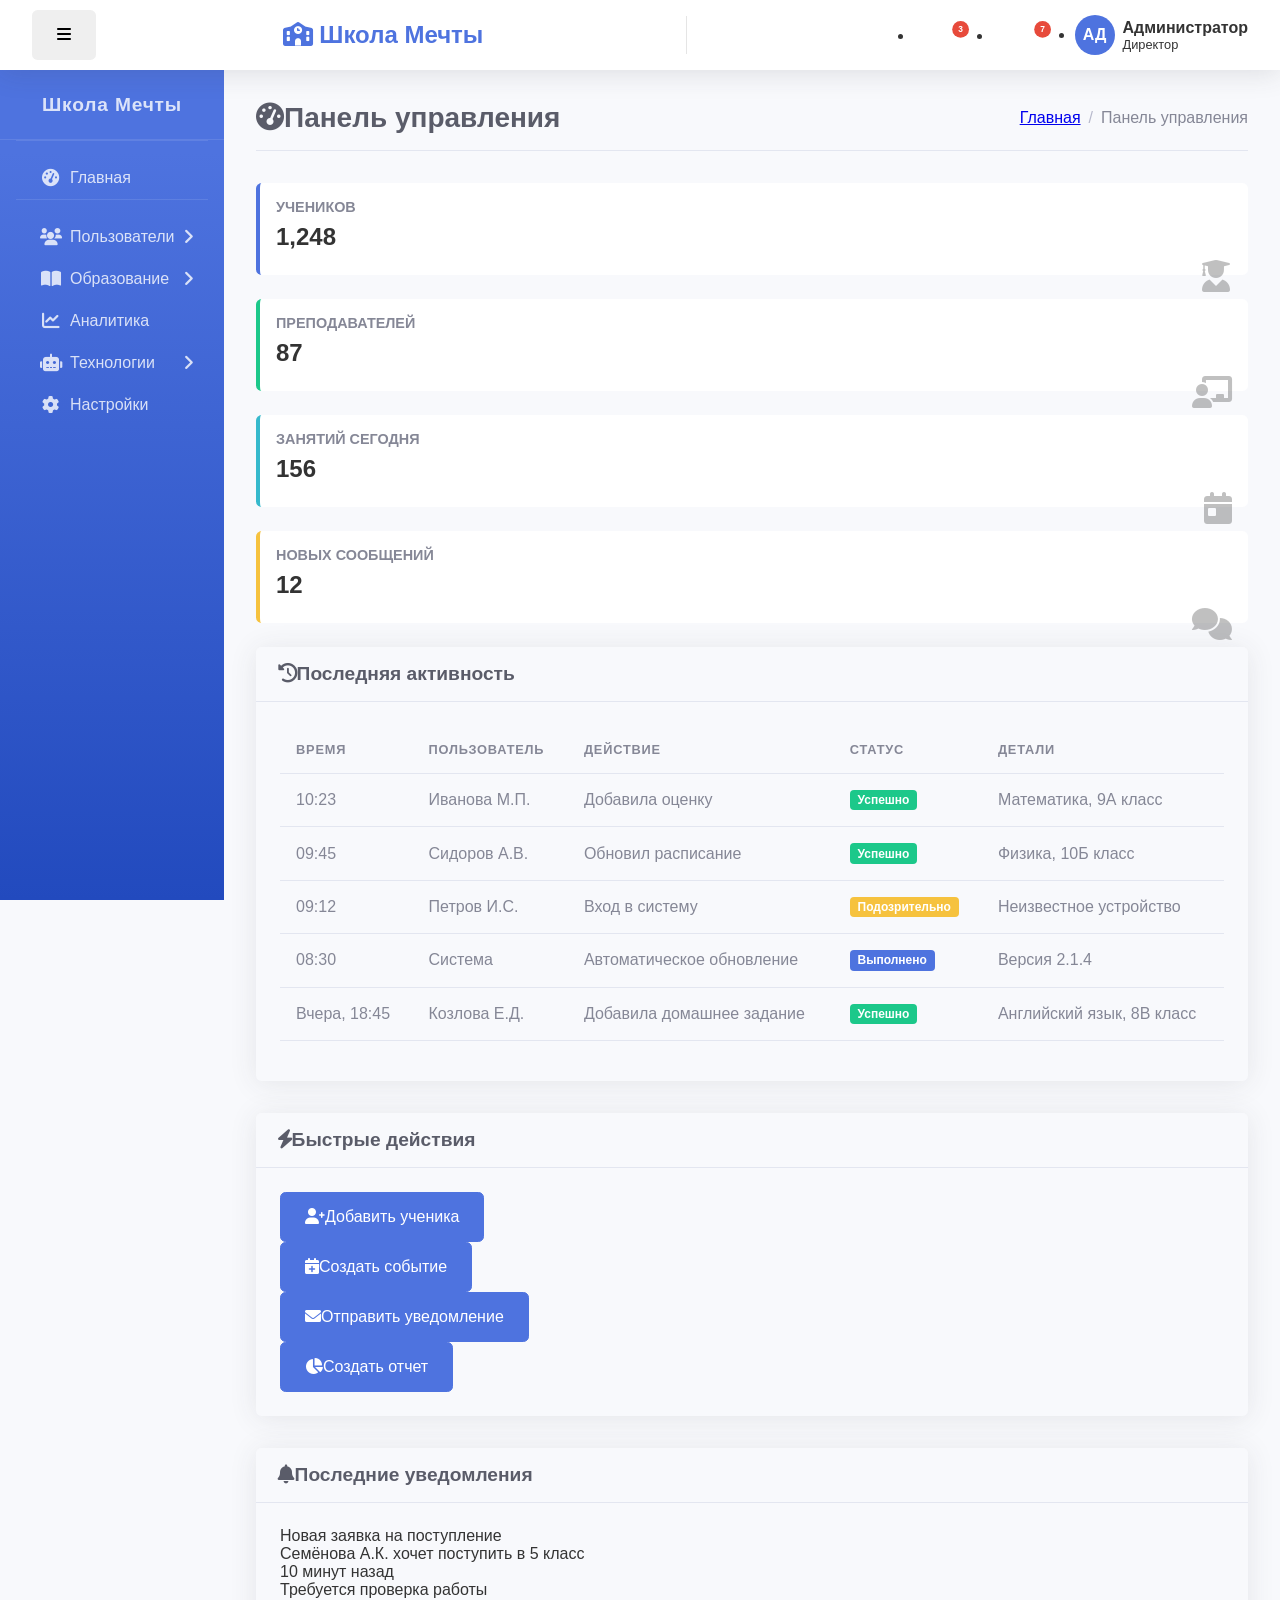
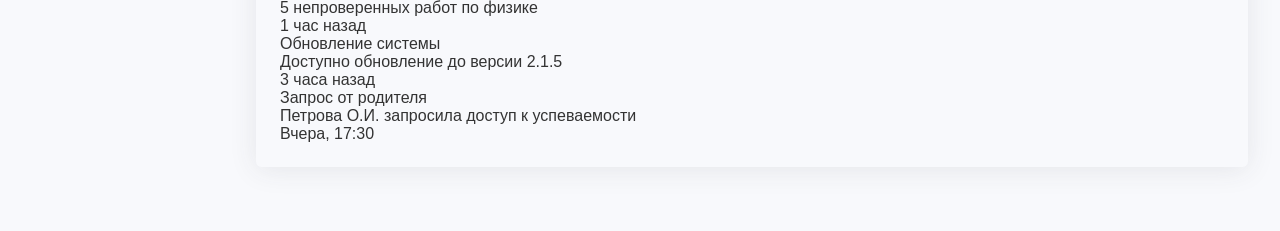
<file: admin.html>
<!DOCTYPE html>
<html lang="ru">
<head>
    <meta charset="UTF-8">
    <meta name="viewport" content="width=device-width, initial-scale=1.0">
    <title>Админпанель | Школа Мечты</title>
    <style>
        :root {
            --primary: #4e73df;
            --primary-dark: #2e59d9;
            --secondary: #858796;
            --success: #1cc88a;
            --info: #36b9cc;
            --warning: #f6c23e;
            --danger: #e74a3b;
            --light: #f8f9fc;
            --dark: #5a5c69;
        }
        
        * {
            margin: 0;
            padding: 0;
            box-sizing: border-box;
            font-family: 'Nunito', -apple-system, BlinkMacSystemFont, 'Segoe UI', Roboto, sans-serif;
        }
        
        body {
            background-color: #f8f9fc;
            color: #333;
        }
        
        /* Top Navigation */
        .topbar {
            height: 70px;
            background: white;
            box-shadow: 0 0.15rem 1.75rem 0 rgba(58, 59, 69, 0.15);
            display: flex;
            justify-content: space-between;
            align-items: center;
            padding: 0 2rem;
            position: fixed;
            top: 0;
            left: 0;
            right: 0;
            z-index: 1000;
        }
        
        .topbar-brand {
            font-weight: 800;
            font-size: 1.5rem;
            color: var(--primary);
        }
        
        .topbar-divider {
            width: 1px;
            height: calc(4.375rem - 2rem);
            background-color: rgba(0, 0, 0, 0.1);
            margin: 0 1rem;
        }
        
        .topbar-nav {
            display: flex;
            align-items: center;
        }
        
        .nav-item {
            margin-left: 1.5rem;
            position: relative;
        }
        
        .nav-link {
            color: #d1d3e2;
            display: flex;
            align-items: center;
        }
        
        .nav-link:hover {
            color: #b7b9cc;
        }
        
        .nav-link .badge-counter {
            position: absolute;
            transform: scale(0.7);
            transform-origin: top right;
            right: 0;
            margin-top: -0.25rem;
            background-color: var(--danger);
            color: white;
            border-radius: 50%;
            width: 1.5rem;
            height: 1.5rem;
            display: flex;
            justify-content: center;
            align-items: center;
            font-size: 0.75rem;
            font-weight: 700;
        }
        
        .user-profile {
            display: flex;
            align-items: center;
        }
        
        .user-avatar {
            width: 40px;
            height: 40px;
            border-radius: 50%;
            background-color: var(--primary);
            color: white;
            display: flex;
            align-items: center;
            justify-content: center;
            font-weight: bold;
            margin-right: 0.5rem;
        }
        
        /* Sidebar */
        .sidebar {
            width: 14rem;
            background: linear-gradient(180deg, var(--primary) 10%, #224abe 100%);
            color: rgba(255, 255, 255, 0.8);
            position: fixed;
            top: 70px;
            bottom: 0;
            left: 0;
            z-index: 999;
            transition: all 0.3s;
            overflow-y: auto;
        }
        
        .sidebar-brand {
            height: 4.375rem;
            text-decoration: none;
            font-size: 1.2rem;
            font-weight: 800;
            padding: 1.5rem 1rem;
            text-align: center;
            letter-spacing: 0.05rem;
            z-index: 1;
            color: rgba(255, 255, 255, 0.8);
            display: block;
            border-bottom: 1px solid rgba(255, 255, 255, 0.1);
        }
        
        .sidebar-divider {
            border-top: 1px solid rgba(255, 255, 255, 0.1);
            margin: 0 1rem 1rem;
        }
        
        .nav-item {
            position: relative;
        }
        
        .nav-link {
            padding: 0.75rem 1rem;
            color: rgba(255, 255, 255, 0.8);
            display: flex;
            align-items: center;
            text-decoration: none;
            transition: all 0.3s;
        }
        
        .nav-link:hover {
            color: white;
            background-color: rgba(255, 255, 255, 0.1);
        }
        
        .nav-link i {
            margin-right: 0.5rem;
            font-size: 1.1rem;
        }
        
        .nav-link .collapse-arrow {
            margin-left: auto;
            transition: transform 0.3s;
        }
        
        .nav-link.collapsed .collapse-arrow {
            transform: rotate(-90deg);
        }
        
        .collapse {
            display: none;
        }
        
        .collapse.show {
            display: block;
        }
        
        .nav-collapse {
            background-color: rgba(0, 0, 0, 0.2);
        }
        
        .nav-collapse .nav-link {
            padding-left: 2.5rem;
        }
        
        /* Main Content */
        .main-content {
            margin-left: 14rem;
            margin-top: 70px;
            padding: 2rem;
            min-height: calc(100vh - 70px);
            transition: all 0.3s;
        }
        
        .page-header {
            display: flex;
            justify-content: space-between;
            align-items: center;
            margin-bottom: 2rem;
            padding-bottom: 1rem;
            border-bottom: 1px solid #e3e6f0;
        }
        
        .page-title {
            font-size: 1.75rem;
            font-weight: 700;
            color: var(--dark);
        }
        
        .breadcrumb {
            display: flex;
            list-style: none;
            background-color: transparent;
            padding: 0;
            margin: 0;
        }
        
        .breadcrumb-item + .breadcrumb-item::before {
            content: "/";
            padding: 0 0.5rem;
            color: #b7b9cc;
        }
        
        .breadcrumb-item.active {
            color: var(--secondary);
        }
        
        /* Cards */
        .card {
            border: none;
            border-radius: 0.35rem;
            box-shadow: 0 0.15rem 1.75rem 0 rgba(58, 59, 69, 0.1);
            margin-bottom: 2rem;
        }
        
        .card-header {
            background-color: #f8f9fc;
            border-bottom: 1px solid #e3e6f0;
            padding: 1rem 1.35rem;
            border-radius: 0.35rem 0.35rem 0 0;
        }
        
        .card-title {
            font-weight: 700;
            font-size: 1.2rem;
            color: var(--dark);
            margin: 0;
        }
        
        .card-body {
            padding: 1.5rem;
            flex: 1 1 auto;
        }
        
        /* Dashboard Stats */
        .stat-card {
            border-left: 0.25rem solid;
            border-radius: 0.35rem;
            padding: 1rem;
            margin-bottom: 1.5rem;
            background-color: white;
        }
        
        .stat-card.primary {
            border-left-color: var(--primary);
        }
        
        .stat-card.success {
            border-left-color: var(--success);
        }
        
        .stat-card.info {
            border-left-color: var(--info);
        }
        
        .stat-card.warning {
            border-left-color: var(--warning);
        }
        
        .stat-card .stat-title {
            font-size: 0.9rem;
            color: var(--secondary);
            text-transform: uppercase;
            font-weight: 700;
        }
        
        .stat-card .stat-value {
            font-size: 1.5rem;
            font-weight: 700;
            margin: 0.5rem 0;
        }
        
        .stat-card .stat-icon {
            font-size: 2rem;
            opacity: 0.3;
            float: right;
        }
        
        /* Tables */
        .table {
            width: 100%;
            margin-bottom: 1rem;
            color: #858796;
            border-collapse: collapse;
        }
        
        .table th {
            font-weight: 700;
            text-align: left;
            padding: 1rem;
            background-color: #f8f9fc;
            border-bottom: 1px solid #e3e6f0;
            text-transform: uppercase;
            font-size: 0.8rem;
            letter-spacing: 0.05rem;
        }
        
        .table td {
            padding: 1rem;
            border-bottom: 1px solid #e3e6f0;
            vertical-align: middle;
        }
        
        .table tr:hover {
            background-color: #f8f9fc;
        }
        
        .badge {
            display: inline-block;
            padding: 0.35em 0.65em;
            font-size: 0.75em;
            font-weight: 700;
            line-height: 1;
            text-align: center;
            white-space: nowrap;
            vertical-align: baseline;
            border-radius: 0.25rem;
        }
        
        .badge-primary {
            background-color: var(--primary);
            color: white;
        }
        
        .badge-success {
            background-color: var(--success);
            color: white;
        }
        
        .badge-warning {
            background-color: var(--warning);
            color: white;
        }
        
        .badge-danger {
            background-color: var(--danger);
            color: white;
        }
        
        /* Forms */
        .form-group {
            margin-bottom: 1.5rem;
        }
        
        .form-label {
            display: block;
            margin-bottom: 0.5rem;
            font-weight: 700;
            color: var(--dark);
        }
        
        .form-control {
            display: block;
            width: 100%;
            padding: 0.75rem 1rem;
            font-size: 1rem;
            line-height: 1.5;
            color: #6e707e;
            background-color: #fff;
            background-clip: padding-box;
            border: 1px solid #d1d3e2;
            border-radius: 0.35rem;
            transition: border-color 0.15s ease-in-out, box-shadow 0.15s ease-in-out;
        }
        
        .form-control:focus {
            color: #6e707e;
            background-color: #fff;
            border-color: #bac8f3;
            outline: 0;
            box-shadow: 0 0 0 0.2rem rgba(78, 115, 223, 0.25);
        }
        
        .btn {
            display: inline-block;
            font-weight: 400;
            text-align: center;
            white-space: nowrap;
            vertical-align: middle;
            user-select: none;
            border: 1px solid transparent;
            padding: 0.75rem 1.5rem;
            font-size: 1rem;
            line-height: 1.5;
            border-radius: 0.35rem;
            transition: all 0.15s ease-in-out;
            cursor: pointer;
        }
        
        .btn-primary {
            color: #fff;
            background-color: var(--primary);
            border-color: var(--primary);
        }
        
        .btn-primary:hover {
            background-color: var(--primary-dark);
            border-color: var(--primary-dark);
        }
        
        /* Toggle Sidebar */
        .sidebar-toggled .sidebar {
            width: 6.5rem;
        }
        
        .sidebar-toggled .sidebar .nav-item .nav-link {
            text-align: center;
            padding: 0.75rem 1rem;
            width: 6.5rem;
        }
        
        .sidebar-toggled .sidebar .nav-item .nav-link span {
            display: none;
        }
        
        .sidebar-toggled .sidebar .nav-item .nav-link i {
            font-size: 1.25rem;
            margin-right: 0;
        }
        
        .sidebar-toggled .sidebar .nav-item .nav-link .collapse-arrow {
            display: none;
        }
        
        .sidebar-toggled .sidebar .sidebar-brand .sidebar-brand-text {
            display: none;
        }
        
        .sidebar-toggled .sidebar .sidebar-brand .sidebar-brand-icon {
            display: block;
        }
        
        .sidebar-toggled .main-content {
            margin-left: 6.5rem;
        }
        
        .sidebar-brand-icon {
            display: none;
            font-size: 2rem;
        }
        
        /* Responsive */
        @media (max-width: 768px) {
            .sidebar {
                width: 6.5rem;
                overflow: hidden;
            }
            
            .sidebar .nav-item .nav-link {
                text-align: center;
                padding: 0.75rem 1rem;
                width: 6.5rem;
            }
            
            .sidebar .nav-item .nav-link span {
                display: none;
            }
            
            .sidebar .nav-item .nav-link i {
                font-size: 1.25rem;
                margin-right: 0;
            }
            
            .sidebar .nav-item .nav-link .collapse-arrow {
                display: none;
            }
            
            .sidebar .sidebar-brand .sidebar-brand-text {
                display: none;
            }
            
            .sidebar .sidebar-brand .sidebar-brand-icon {
                display: block;
            }
            
            .main-content {
                margin-left: 6.5rem;
            }
        }
    </style>
    <link rel="stylesheet" href="https://cdnjs.cloudflare.com/ajax/libs/font-awesome/6.0.0-beta3/css/all.min.css">
</head>
<body>
    <!-- Top Navigation -->
    <nav class="topbar">
        <button id="sidebarToggle" class="btn btn-link d-md-none rounded-circle mr-3">
            <i class="fas fa-bars"></i>
        </button>
        
        <div class="topbar-brand">
            <i class="fas fa-school mr-2"></i>
            <span>Школа Мечты</span>
        </div>
        
        <div class="topbar-divider"></div>
        
        <ul class="topbar-nav">
            <li class="nav-item">
                <a class="nav-link" href="#">
                    <i class="fas fa-bell"></i>
                    <span class="badge-counter">3</span>
                </a>
            </li>
            <li class="nav-item">
                <a class="nav-link" href="#">
                    <i class="fas fa-envelope"></i>
                    <span class="badge-counter">7</span>
                </a>
            </li>
            <li class="nav-item dropdown">
                <div class="user-profile">
                    <div class="user-avatar">АД</div>
                    <div>
                        <div style="font-weight: 700;">Администратор</div>
                        <div style="font-size: 0.8rem;">Директор</div>
                    </div>
                </div>
            </li>
        </ul>
    </nav>
    
    <!-- Sidebar -->
    <div class="sidebar">
        <a class="sidebar-brand" href="index.html">
            <div class="sidebar-brand-icon">
                <i class="fas fa-school"></i>
            </div>
            <div class="sidebar-brand-text">Школа Мечты</div>
        </a>
        
        <div class="sidebar-divider"></div>
        
        <div class="nav-item">
            <a class="nav-link" href="index.html">
                <i class="fas fa-fw fa-tachometer-alt"></i>
                <span>Главная</span>
            </a>
        </div>
        
        <div class="sidebar-divider"></div>
        
        <div class="nav-item">
            <a class="nav-link collapsed" data-toggle="collapse" href="#collapseUsers" aria-expanded="false">
                <i class="fas fa-fw fa-users"></i>
                <span>Пользователи</span>
                <i class="fas fa-fw fa-angle-down collapse-arrow"></i>
            </a>
            <div id="collapseUsers" class="collapse">
                <div class="nav-collapse">
                    <a class="nav-link" href="#">
                        <i class="fas fa-fw fa-user-graduate"></i>
                        <span>Ученики</span>
                    </a>
                    <a class="nav-link" href="#">
                        <i class="fas fa-fw fa-chalkboard-teacher"></i>
                        <span>Преподаватели</span>
                    </a>
                    <a class="nav-link" href="#">
                        <i class="fas fa-fw fa-user-tie"></i>
                        <span>Администрация</span>
                    </a>
                    <a class="nav-link" href="#">
                        <i class="fas fa-fw fa-user-shield"></i>
                        <span>Родители</span>
                    </a>
                </div>
            </div>
        </div>
        
        <div class="nav-item">
            <a class="nav-link collapsed" data-toggle="collapse" href="#collapseEducation" aria-expanded="false">
                <i class="fas fa-fw fa-book-open"></i>
                <span>Образование</span>
                <i class="fas fa-fw fa-angle-down collapse-arrow"></i>
            </a>
            <div id="collapseEducation" class="collapse">
                <div class="nav-collapse">
                    <a class="nav-link" href="#">
                        <i class="fas fa-fw fa-calendar-alt"></i>
                        <span>Расписание</span>
                    </a>
                    <a class="nav-link" href="#">
                        <i class="fas fa-fw fa-tasks"></i>
                        <span>Учебный план</span>
                    </a>
                    <a class="nav-link" href="#">
                        <i class="fas fa-fw fa-graduation-cap"></i>
                        <span>Классы/Группы</span>
                    </a>
                    <a class="nav-link" href="#">
                        <i class="fas fa-fw fa-book"></i>
                        <span>Предметы</span>
                    </a>
                </div>
            </div>
        </div>
        
        <div class="nav-item">
            <a class="nav-link" href="#">
                <i class="fas fa-fw fa-chart-line"></i>
                <span>Аналитика</span>
            </a>
        </div>
        
        <div class="nav-item">
            <a class="nav-link collapsed" data-toggle="collapse" href="#collapseTech" aria-expanded="false">
                <i class="fas fa-fw fa-robot"></i>
                <span>Технологии</span>
                <i class="fas fa-fw fa-angle-down collapse-arrow"></i>
            </a>
            <div id="collapseTech" class="collapse">
                <div class="nav-collapse">
                    <a class="nav-link" href="#">
                        <i class="fas fa-fw fa-brain"></i>
                        <span>ИИ-ассистенты</span>
                    </a>
                    <a class="nav-link" href="#">
                        <i class="fas fa-fw fa-server"></i>
                        <span>Оборудование</span>
                    </a>
                </div>
            </div>
        </div>
        
        <div class="nav-item">
            <a class="nav-link" href="#">
                <i class="fas fa-fw fa-cog"></i>
                <span>Настройки</span>
            </a>
        </div>
    </div>
    
    <!-- Main Content -->
    <div class="main-content">
        <!-- Page Heading -->
        <div class="page-header">
            <h1 class="page-title">
                <i class="fas fa-tachometer-alt mr-2"></i>Панель управления
            </h1>
            <nav aria-label="breadcrumb">
                <ol class="breadcrumb">
                    <li class="breadcrumb-item"><a href="#">Главная</a></li>
                    <li class="breadcrumb-item active" aria-current="page">Панель управления</li>
                </ol>
            </nav>
        </div>
        
        <!-- Stats Cards -->
        <div class="row">
            <div class="col-xl-3 col-md-6 mb-4">
                <div class="stat-card primary">
                    <div class="stat-title">Учеников</div>
                    <div class="stat-value">1,248</div>
                    <div class="stat-icon">
                        <i class="fas fa-user-graduate"></i>
                    </div>
                </div>
            </div>
            
            <div class="col-xl-3 col-md-6 mb-4">
                <div class="stat-card success">
                    <div class="stat-title">Преподавателей</div>
                    <div class="stat-value">87</div>
                    <div class="stat-icon">
                        <i class="fas fa-chalkboard-teacher"></i>
                    </div>
                </div>
            </div>
            
            <div class="col-xl-3 col-md-6 mb-4">
                <div class="stat-card info">
                    <div class="stat-title">Занятий сегодня</div>
                    <div class="stat-value">156</div>
                    <div class="stat-icon">
                        <i class="fas fa-calendar-day"></i>
                    </div>
                </div>
            </div>
            
            <div class="col-xl-3 col-md-6 mb-4">
                <div class="stat-card warning">
                    <div class="stat-title">Новых сообщений</div>
                    <div class="stat-value">12</div>
                    <div class="stat-icon">
                        <i class="fas fa-comments"></i>
                    </div>
                </div>
            </div>
        </div>
        
        <!-- Recent Activity -->
        <div class="card mb-4">
            <div class="card-header">
                <h3 class="card-title">
                    <i class="fas fa-history mr-2"></i>Последняя активность
                </h3>
            </div>
            <div class="card-body">
                <div class="table-responsive">
                    <table class="table">
                        <thead>
                            <tr>
                                <th>Время</th>
                                <th>Пользователь</th>
                                <th>Действие</th>
                                <th>Статус</th>
                                <th>Детали</th>
                            </tr>
                        </thead>
                        <tbody>
                            <tr>
                                <td>10:23</td>
                                <td>Иванова М.П.</td>
                                <td>Добавила оценку</td>
                                <td><span class="badge badge-success">Успешно</span></td>
                                <td>Математика, 9А класс</td>
                            </tr>
                            <tr>
                                <td>09:45</td>
                                <td>Сидоров А.В.</td>
                                <td>Обновил расписание</td>
                                <td><span class="badge badge-success">Успешно</span></td>
                                <td>Физика, 10Б класс</td>
                            </tr>
                            <tr>
                                <td>09:12</td>
                                <td>Петров И.С.</td>
                                <td>Вход в систему</td>
                                <td><span class="badge badge-warning">Подозрительно</span></td>
                                <td>Неизвестное устройство</td>
                            </tr>
                            <tr>
                                <td>08:30</td>
                                <td>Система</td>
                                <td>Автоматическое обновление</td>
                                <td><span class="badge badge-primary">Выполнено</span></td>
                                <td>Версия 2.1.4</td>
                            </tr>
                            <tr>
                                <td>Вчера, 18:45</td>
                                <td>Козлова Е.Д.</td>
                                <td>Добавила домашнее задание</td>
                                <td><span class="badge badge-success">Успешно</span></td>
                                <td>Английский язык, 8В класс</td>
                            </tr>
                        </tbody>
                    </table>
                </div>
            </div>
        </div>
        
        <!-- Quick Actions -->
        <div class="row">
            <div class="col-lg-6 mb-4">
                <div class="card">
                    <div class="card-header">
                        <h3 class="card-title">
                            <i class="fas fa-bolt mr-2"></i>Быстрые действия
                        </h3>
                    </div>
                    <div class="card-body">
                        <div class="row">
                            <div class="col-md-6 mb-3">
                                <button class="btn btn-primary btn-block">
                                    <i class="fas fa-user-plus mr-2"></i>Добавить ученика
                                </button>
                            </div>
                            <div class="col-md-6 mb-3">
                                <button class="btn btn-primary btn-block">
                                    <i class="fas fa-calendar-plus mr-2"></i>Создать событие
                                </button>
                            </div>
                            <div class="col-md-6 mb-3">
                                <button class="btn btn-primary btn-block">
                                    <i class="fas fa-envelope mr-2"></i>Отправить уведомление
                                </button>
                            </div>
                            <div class="col-md-6 mb-3">
                                <button class="btn btn-primary btn-block">
                                    <i class="fas fa-chart-pie mr-2"></i>Создать отчет
                                </button>
                            </div>
                        </div>
                    </div>
                </div>
            </div>
            
            <div class="col-lg-6 mb-4">
                <div class="card">
                    <div class="card-header">
                        <h3 class="card-title">
                            <i class="fas fa-bell mr-2"></i>Последние уведомления
                        </h3>
                    </div>
                    <div class="card-body">
                        <div class="mb-3">
                            <div class="font-weight-bold">Новая заявка на поступление</div>
                            <div class="small text-muted">Семёнова А.К. хочет поступить в 5 класс</div>
                            <div class="small text-muted">10 минут назад</div>
                        </div>
                        <div class="mb-3">
                            <div class="font-weight-bold">Требуется проверка работы</div>
                            <div class="small text-muted">5 непроверенных работ по физике</div>
                            <div class="small text-muted">1 час назад</div>
                        </div>
                        <div class="mb-3">
                            <div class="font-weight-bold">Обновление системы</div>
                            <div class="small text-muted">Доступно обновление до версии 2.1.5</div>
                            <div class="small text-muted">3 часа назад</div>
                        </div>
                        <div>
                            <div class="font-weight-bold">Запрос от родителя</div>
                            <div class="small text-muted">Петрова О.И. запросила доступ к успеваемости</div>
                            <div class="small text-muted">Вчера, 17:30</div>
                        </div>
                    </div>
                </div>
            </div>
        </div>
    </div>
    
    <script>
        // Toggle Sidebar
        document.getElementById('sidebarToggle').addEventListener('click', function() {
            document.body.classList.toggle('sidebar-toggled');
        });
        
        // Collapse Menu Items
        document.querySelectorAll('[data-toggle="collapse"]').forEach(function(element) {
            element.addEventListener('click', function(e) {
                e.preventDefault();
                const target = this.getAttribute('href');
                document.querySelector(target).classList.toggle('show');
                this.classList.toggle('collapsed');
            });
        });
        
        // Simulate loading data
        setTimeout(() => {
            console.log('Admin panel data loaded');
        }, 1000);
    </script>
</body>
</html>
</file>
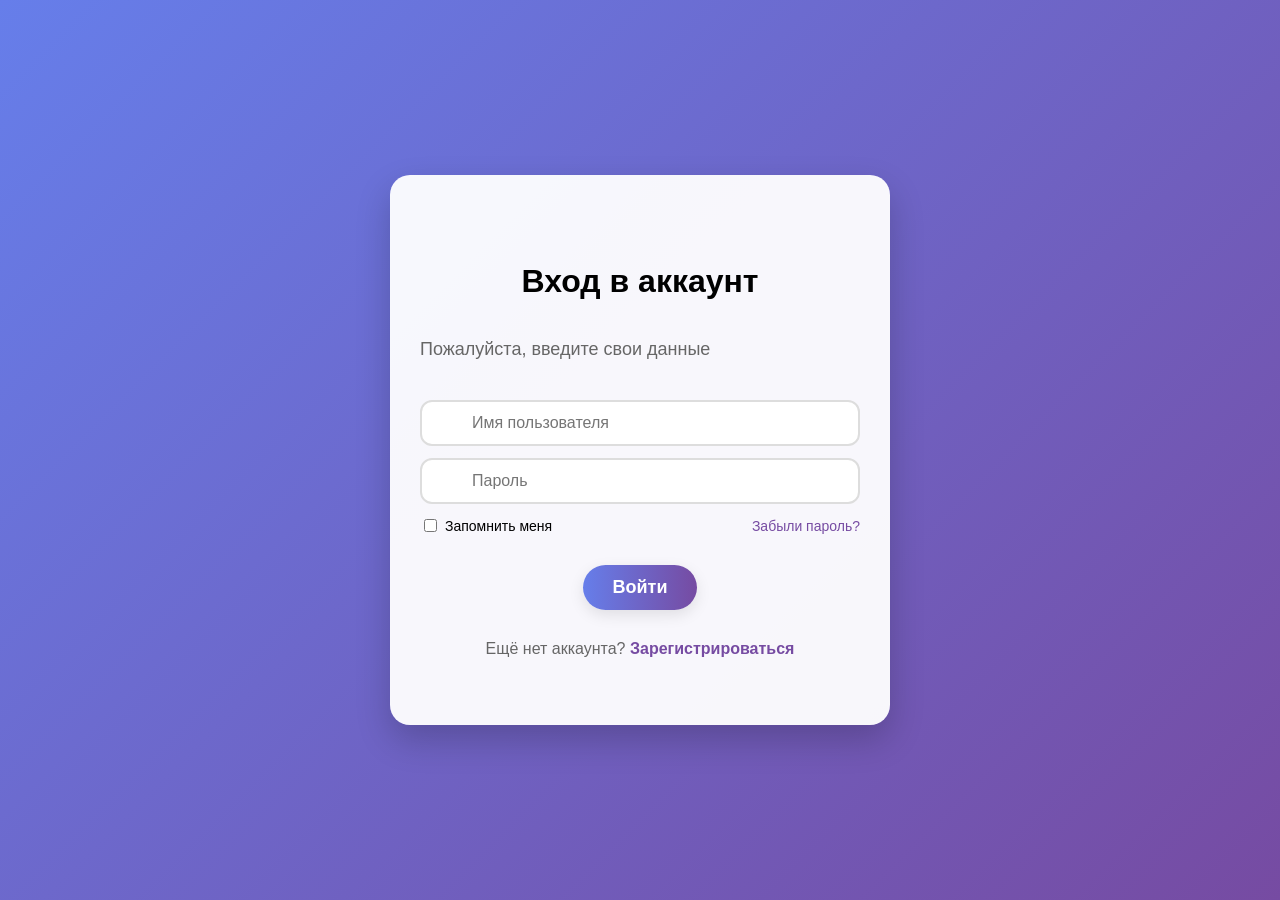
<file: login.html>
<!DOCTYPE html>
<html lang="ru">
<head>
    <meta charset="UTF-8">
    <meta name="viewport" content="width=device-width, initial-scale=1.0">
    <title>Форма авторизации</title>
    <style>
        *{
            box-sizing: border-box;
        }

        body {
            margin: 0;
            padding: 0;
            font-family: Arial, Helvetica, sans-serif;
        }
        
        .login-wrapper {
            background: linear-gradient(135deg, #667eea 0%, #764ba2 100%);
            min-height: 100vh;
            display: flex;
            justify-content: center;
            align-items: center;
            padding: 20px;
        }
        
        .login-container {
            background: rgba(255, 255, 255, 0.95);
            border-radius: 20px;
            box-shadow: 0 15px 35px rgba(0, 0, 0, 0.2);
            overflow: hidden;
            width: 100%;
            max-width: 500px;
            min-height: 550px;
            display: flex;
            position: relative;
        }
        
        .login-form-container {
            width: 100%;
            display: flex;
            padding: 30px;
            display: flex;
            flex-direction: column;
            justify-content: center;
            transition: transform 0.6s ease-in-out;
        }

        .login-title {
            text-align: center;
        }

        .login-subtitle {
            color: #666;
            margin-bottom: 40px;
            font-size: 18px;
        }

        #login-form {
            display: flex;
            flex-direction: column;
            align-items: center;
        }
        
        .login-input-group {
            width: 100%;
            margin-bottom: 12px;
            position: relative;
        }
        
        .login-input-group i {
            position: absolute;
            left: 15px;
            top: 50%;
            transform: translateY(-50%);
            color: #764ba2;
            font-size: 18px;
        }
        
        .login-input {
            width: 100%;
            padding: 12px 12px 12px 50px;
            border: 2px solid #ddd;
            border-radius: 12px;
            font-size: 16px;
            transition: all 0.3s;
        }
        
        .login-input:focus {
            border-color: #764ba2;
            box-shadow: 0 0 10px rgba(118, 75, 162, 0.3);
            outline: none;
        }
        
        .login-options {
            width: 100%;
            display: flex;
            justify-content: space-between;
            align-items: center;
            margin-bottom: 30px;
            font-size: 14px;
        }
        
        .login-remember {
            display: flex;
            align-items: center;
        }
        
        .login-remember .login-input {
            width: auto;
            margin-right: 8px;
        }
        
        .login-forgot-password {
            color: #764ba2;
            text-decoration: none;
            transition: color 0.3s;
        }
        
        .login-forgot-password:hover {
            color: #667eea;
            text-decoration: underline;
        }
        
        .login-btn {
            background: linear-gradient(to right, #667eea, #764ba2);
            color: white;
            border: none;
            padding: 12px 30px;
            border-radius: 25px;
            font-size: 18px;
            font-weight: 600;
            cursor: pointer;
            transition: all 0.3s;
            box-shadow: 0 5px 15px rgba(0, 0, 0, 0.1);
        }
        
        .login-btn:hover {
            transform: translateY(-3px);
            box-shadow: 0 8px 20px rgba(0, 0, 0, 0.2);
        }
        
        .login-btn:active {
            transform: translateY(-1px);
        }
        
        .signup-link {
            text-align: center;
            margin-top: 30px;
            color: #666;
        }
        
        .signup-link a {
            color: #764ba2;
            text-decoration: none;
            font-weight: 600;
            transition: color 0.3s;
        }
        
        .signup-link a:hover {
            color: #667eea;
            text-decoration: underline;
        }
        
        @media (max-width: 768px) {
            .login-container {
                flex-direction: column;
                min-height: auto;
            }
            
            .login-form-container {
                padding: 25px 20px;
            }

            .login-title {
                font-size: 26px;
            }

            .login-subtitle {
                font-size: 16px;
                margin-bottom: 25px;
            }

            .login-input {
                padding: 10px 10px 10px 42px;
                font-size: 15px;
            }

            .login-input-group i {
                font-size: 16px;
                left: 12px;
            }

            .login-options {
                flex-direction: column;
                gap: 10px;
                align-items: flex-start;
                margin-bottom: 20px;
            }

            .login-btn {
                padding: 10px 24px;
                font-size: 16px;
            }
        }
        
        @media (max-width: 480px) {
            .login-wrapper {
                padding: 10px;
            }

            .login-form-container {
                padding: 20px 15px;
            }

            .login-title {
                font-size: 22px;
            }

            .login-subtitle {
                font-size: 14px;
            }

            .login-input {
                padding: 10px 10px 10px 38px;
                font-size: 14px;
            }

            .login-btn {
                padding: 10px 20px;
                font-size: 15px;
            }
        }
        
        .login-error {
            color: #e74c3c;
            font-size: 14px;
            margin-top: 5px;
            display: none;
        }
        
        .shake {
            animation: shake 0.5s;
        }
        
        @keyframes shake {
            0%, 100% { transform: translateX(0); }
            20%, 60% { transform: translateX(-10px); }
            40%, 80% { transform: translateX(10px); }
        }
    </style>
</head>
<body>
    <div class="login-wrapper">
        <div class="login-container">
            <div class="login-form-container">
                <h1 class="login-title">Вход в аккаунт</h1>
                <p class="login-subtitle">Пожалуйста, введите свои данные</p>
                
                <form id="login-form">
                    <div class="login-input-group">
                        <i class="fas fa-user"></i>
                        <input class="login-input" type="text" id="login-username" placeholder="Имя пользователя" required>
                        <div class="login-error" id="login-username-error">Пожалуйста, введите имя пользователя</div>
                    </div>
                    
                    <div class="login-input-group">
                        <i class="fas fa-lock"></i>
                        <input class="login-input" type="password" id="login-password" placeholder="Пароль" required>
                        <div class="login-error" id="login-password-error">Пожалуйста, введите пароль</div>
                    </div>
                    
                    <div class="login-options">
                        <div class="login-remember">
                            <input class="login-input" type="checkbox" id="login-remember">
                            <label for="login-remember">Запомнить меня</label>
                        </div>
                        <a href="#" class="login-forgot-password">Забыли пароль?</a>
                    </div>
                    
                    <button type="submit" class="login-btn">Войти</button>
                </form>
                
                <div class="signup-link">
                    Ещё нет аккаунта? <a href="#">Зарегистрироваться</a>
                </div>
            </div>
        </div>
    </div>
  

    <script>
        document.getElementById('login-form').addEventListener('submit', function(e) {
            e.preventDefault();
            
            const username = document.getElementById('login-username').value;
            const password = document.getElementById('login-password').value;
            const usernameError = document.getElementById('login-username-error');
            const passwordError = document.getElementById('login-password-error');
            let isValid = true;
            
            // Сбросить сообщения об ошибках
            usernameError.style.display = 'none';
            passwordError.style.display = 'none';
            
            // Проверка имени пользователя
            if (!username) {
                usernameError.style.display = 'block';
                document.getElementById('login-username').classList.add('shake');
                isValid = false;
                
                setTimeout(() => {
                    document.getElementById('login-username').classList.remove('shake');
                }, 500);
            }
            
            // Проверка пароля
            if (!password) {
                passwordError.style.display = 'block';
                document.getElementById('login-password').classList.add('shake');
                isValid = false;
                
                setTimeout(() => {
                    document.getElementById('login-password').classList.remove('shake');
                }, 500);
            }
            
            // Если форма валидна, показать сообщение
            if (isValid) {
                alert('Авторизация успешна!\nИмя пользователя: ' + username + '\nПароль: ' + password);
            }
        });
    </script>
</body>
</html>
</file>
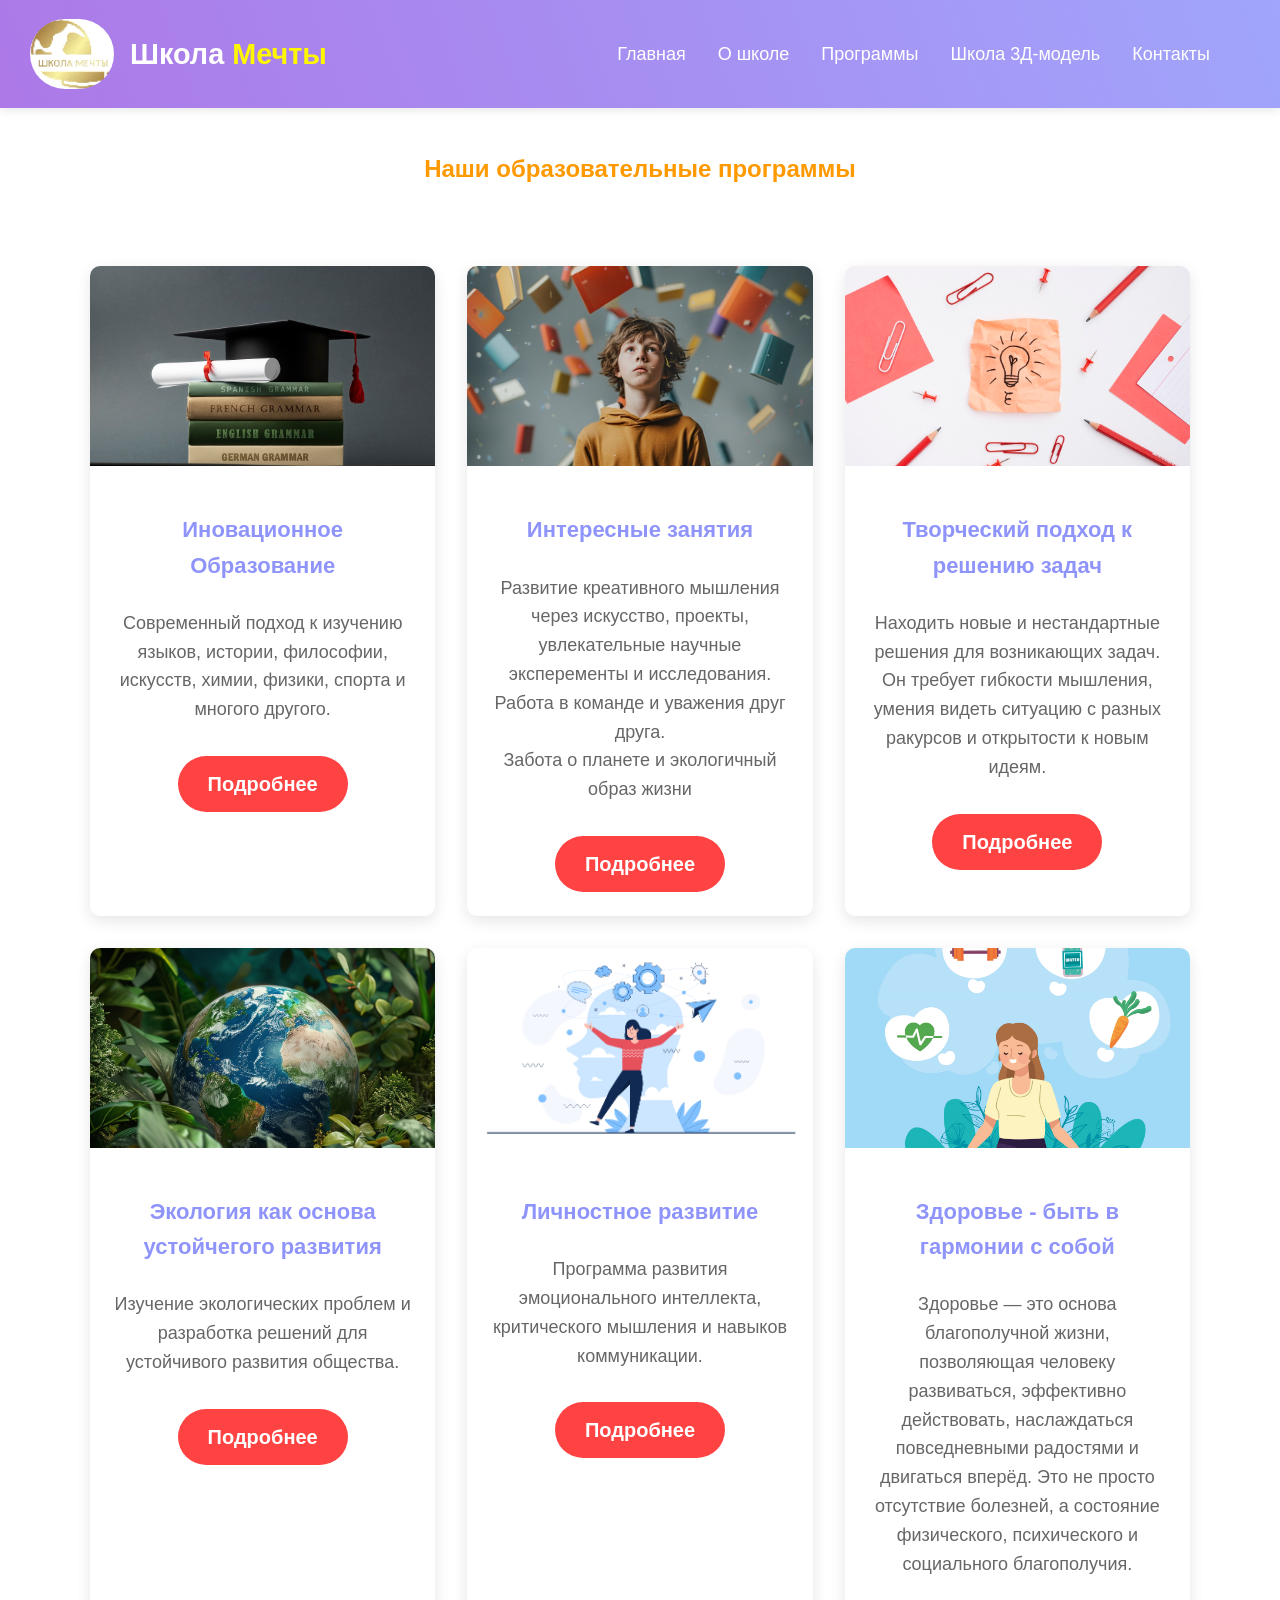
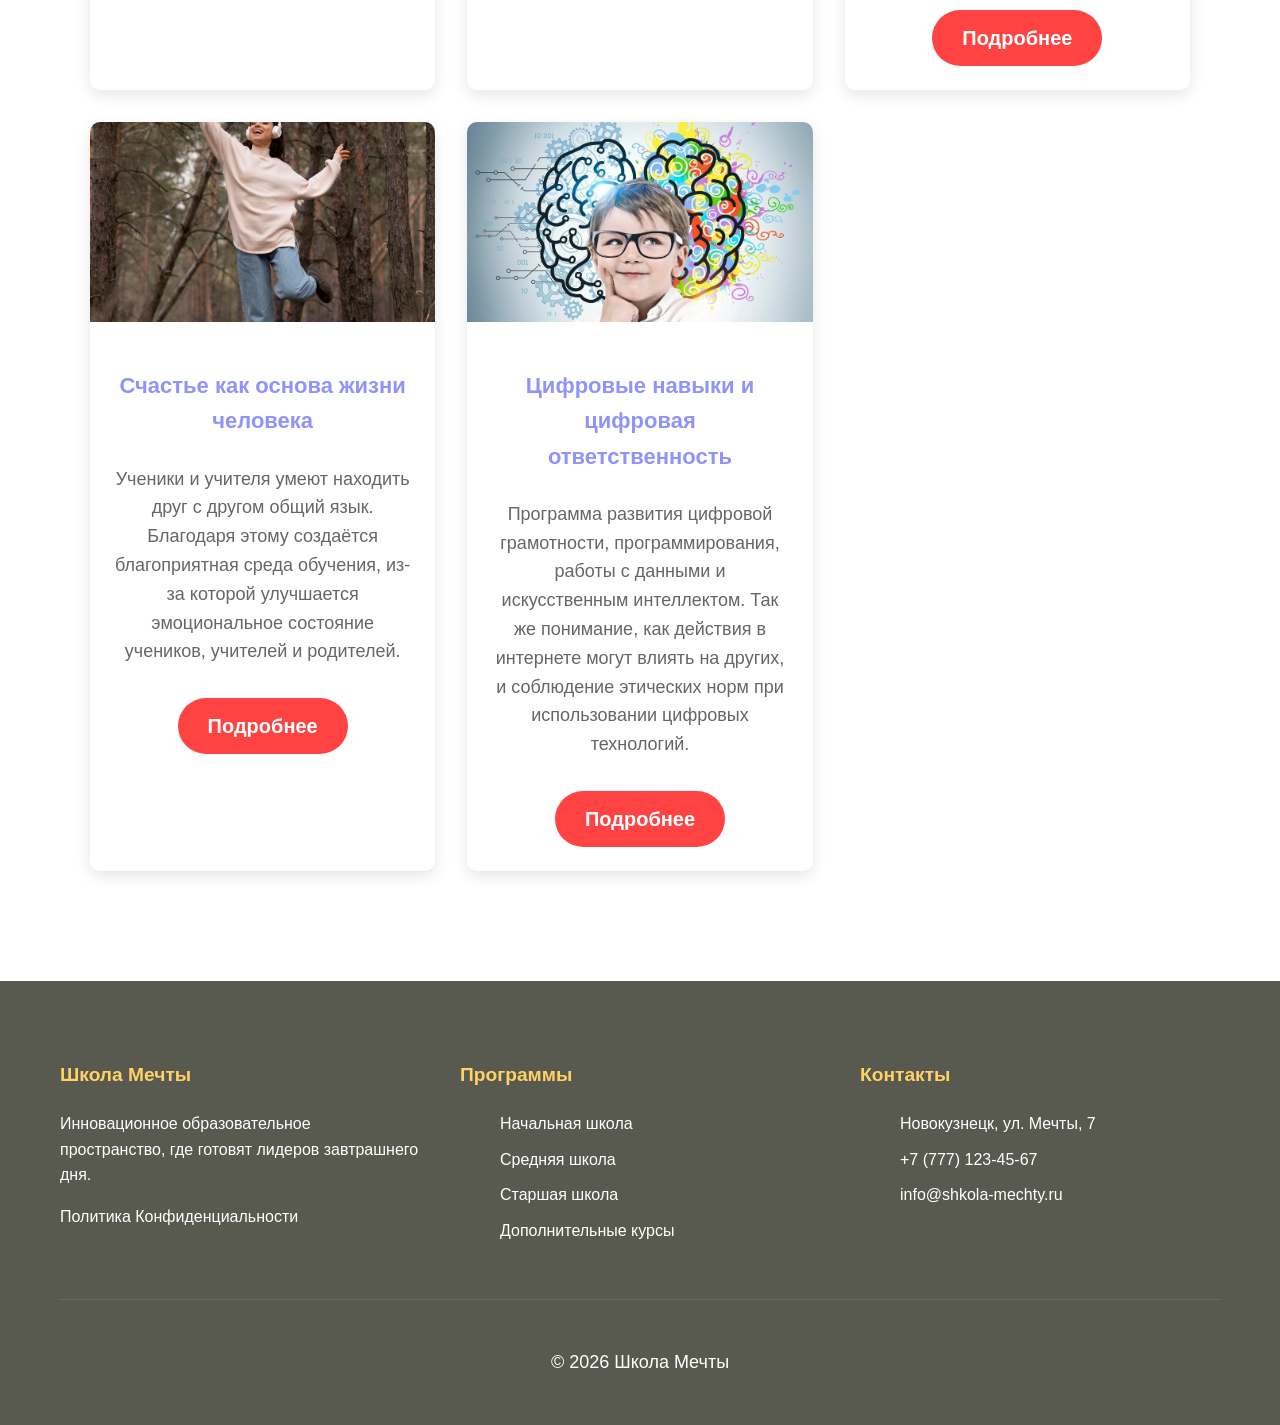
<file: programs.html>
<!DOCTYPE html>
<html lang="ru">
<head>
    <meta charset="UTF-8">
    <meta name="viewport" content="width=device-width, initial-scale=1.0">
    <title>Школа Мечты - Яркая и радостная</title>
    <link rel="stylesheet" href="styles.css">
</head>
<body>
    <!-- Меню с логотипом -->
    <nav class="navbar">
        <div class="logo">
            <div class="logo-img"></div>
            <div class="logo-text">Школа&nbsp;<span>Мечты</span></div>
        </div>
        
        <ul class="nav-links">
            <li><a href="index.html">Главная</a></li>
            <li><a href="about-us.html">О школе</a></li>
            <li><a href="#">Программы</a></li>
            <li><a href="school3d.html" target="_blank">Школа 3Д-модель</a></li>
            <li><a href="#footer">Контакты</a></li>
        </ul>
        
        <div class="menu-toggle">
            <span></span>
            <span></span>
            <span></span>
        </div>
    </nav>
    
    <section class="programs">
        <div class="container">
            <div class="section-title">
                <h1>Наши образовательные программы</h1>
            </div>
            
            <div class="cards">

                <div class="card">
                    <div class="card-img">
                        <img src="img/obraZOVanie.jpg" alt="STEM программа">
                    </div>
                    <div class="card-content">
                        <h3>Иновационное Образование</h3>
                        <p>Современный подход к изучению языков, истории, философии, искусств, химии, физики, спорта и многого другого.</p>
                        <a class="button" href="#" class="btn">Подробнее</a>
                    </div>
                </div>

                <div class="card">
                    <div class="card-img">
                        <img src="img/malchik.jpg" alt="">
                    </div>
                    <div class="card-content">
                        <h3>Интересные занятия</h3>
                        <p>Развитие креативного мышления через искусство, проекты, увлекательные научные эксперементы и исследования. <br>Работа в команде и уважения друг друга. <br>Забота о планете и экологичный образ жизни</p>
                        <a class="button" href="#" class="btn">Подробнее</a>
                    </div>
                </div>

                <div class="card">
                    <div class="card-img">
                        <img src="img/idea.jpg" alt="STEM программа">
                    </div>
                    <div class="card-content">
                        <h3>Творческий подход к решению задач</h3>
                        <p>Находить новые и нестандартные решения для возникающих задач. Он требует гибкости мышления, умения видеть ситуацию с разных ракурсов и открытости к новым идеям.</p>
                        <a class="button" href="#" class="btn">Подробнее</a>
                    </div>
                </div>

                <div class="card">
                    <div class="card-img">
                        <img src="img/ecology.jpg" alt="STEM программа">
                    </div>
                    <div class="card-content">
                        <h3>Экология как основа устойчегого развития</h3>
                        <p>Изучение экологических проблем и разработка решений для устойчивого развития общества.</p>
                        <a class="button" href="#" class="btn">Подробнее</a>
                    </div>
                </div>

                <div class="card">
                    <div class="card-img">
                        <img src="img/tetya.jpg" alt="STEM программа">
                    </div>
                    <div class="card-content">
                        <h3>Личностное развитие</h3>
                        <p>Программа развития эмоционального интеллекта, критического мышления и навыков коммуникации.</p>
                        <a class="button" href="#" class="btn">Подробнее</a>
                    </div>
                </div>

                <div class="card">
                    <div class="card-img">
                        <img src="img/zdorovie.jpg" alt="STEM программа">
                    </div>
                    <div class="card-content">
                        <h3>Здоровье - быть в гармонии с собой</h3>
                        <p>Здоровье — это основа благополучной жизни, позволяющая человеку развиваться, эффективно действовать, наслаждаться повседневными радостями и двигаться вперёд. Это не просто отсутствие болезней, а состояние физического, психического и социального благополучия.</p>
                        <a class="button" href="#" class="btn">Подробнее</a>
                    </div>
                </div>

                <div class="card">
                    <div class="card-img">
                        <img src="img/devushka_yoga.jpg" alt="STEM программа">
                    </div>
                    <div class="card-content">
                        <h3>Счастье как основа жизни человека</h3>
                        <p>Ученики и учителя умеют находить друг с другом общий язык. Благодаря этому создаётся благоприятная среда обучения, из-за которой улучшается эмоциональное состояние учеников, учителей и родителей. </p>
                        <a class="button" href="#" class="btn">Подробнее</a>
                    </div>
                </div>

                <div class="card">
                    <div class="card-img">
                        <img src="img/it.jpg" alt="Цифровые навыки">
                    </div>
                    <div class="card-content">
                        <h3>Цифровые навыки и цифровая ответственность</h3>
                        <p>Программа развития цифровой грамотности, программирования, работы с данными и искусственным интеллектом. Так же понимание, как действия в интернете могут влиять на других, и соблюдение этических норм при использовании цифровых технологий.</p>
                        <a class="button" href="#" class="btn">Подробнее</a>
                    </div>
                </div>
            </div>
        </div>
    </section>
    
    <footer id="footer">
        <div class="container">
            <div class="footer-content">
                <div class="footer-column">
                    <h3>Школа Мечты</h3>
                    <p>Инновационное образовательное пространство, где готовят лидеров завтрашнего дня.</p>
                    <div class="PP">
                        <a href="">Политика Конфиденциальности</a>
                    </div>
                </div>
                
                <div class="footer-column">
                    <h3>Программы</h3>
                    <ul>
                        <li><a href="#">Начальная школа</a></li>
                        <li><a href="#">Средняя школа</a></li>
                        <li><a href="#">Старшая школа</a></li>
                        <li><a href="#">Дополнительные курсы</a></li>
                    </ul>
                </div>
                
                <div class="footer-column">
                    <h3>Контакты</h3>
                    <ul>
                        <li><i class="fas fa-map-marker-alt"></i> Новокузнецк, ул. Мечты, 7</li>
                        <li><i class="fas fa-phone"></i> +7 (777) 123-45-67</li>
                        <li><i class="fas fa-envelope"></i> info@shkola-mechty.ru</li>
                    </ul>
                </div>
            </div>
            
            <div class="copyright">
                <p>© 2026 Школа Мечты</p>
            </div>
        </div>
    </footer>

    <script src="script.js"></script>
</body>
</html>
</file>
<file: styles.css>
*{
    box-sizing: border-box;
}

html {
    scroll-behavior: smooth;
}

body {
    font-family: 'Comic Sans MS', cursive, sans-serif;
    margin: 0;
    padding: 0;
    line-height: 1.6;
}

/* Стили для меню */
.navbar {
    position: fixed;
    top: 0;
    display: flex;
    justify-content: space-between;
    align-items: center;
    background: white;
    height: 12vh;
    width: 100%;
    background: linear-gradient(70deg, #9d60e3d7, #8f94fbd7);
    box-shadow: 0 2px 10px rgba(0, 0, 0, 0.1);
    z-index: 10;
}

.logo {
    display: flex;
    align-items: center;
    margin: 0 30px;
}

.logo-img {
    width: 84px;
    height: 70px;
    margin-right: 16px;
    border-radius: 52px;
    background-image: url(img/logo.png);
    background-size: cover;
    background-position: center;
    background-repeat: no-repeat;
    /* border-radius: 50%;
    background: linear-gradient(135deg, #dce3b3, #fff700);

    display: flex;
    align-items: center;
    justify-content: center;
    color: white;
    font-weight: 700;
    font-size: 25px;
    text-shadow: 2px 2px 3px rgba(0,0,0,0.2);
    -webkit-box-shadow: 4px 4px 8px 0px rgba(34, 60, 80, 0.2);
    -moz-box-shadow: 4px 4px 8px 0px rgba(34, 60, 80, 0.2);
    box-shadow: 4px 4px 8px 0px rgba(255, 255, 0, 0.7); */
}

.logo-text {
    color: #ffffff;
    font-size: 1.8rem;
    font-weight: 700;
    display: flex;
    align-items: center;
}

.logo-text span {
    color: #fff700;
}

.nav-links {
    display: flex;
    justify-content: center;
    flex-wrap: wrap;
    list-style: none;
    margin: 25px 70px 25px 0;
    font-size: 18px;
}

.nav-links li {
    margin-left: 2rem;
}

.nav-links a {
    color: white;
    text-decoration: none;
    font-weight: 500;
    transition: color 0.3s;
}

.nav-links a:hover {
    color: #fff700;
}

.menu-toggle {
    display: none;
    flex-direction: column;
    cursor: pointer;
    margin: 0 30px;
}

.menu-toggle span {
    width: 25px;
    height: 3px;
    background: #fff700;
    margin: 3px 0;
    border-radius: 2px;
    transition: all 0.3s ease;
}

.hero {
    position: relative;
    margin-top: 12vh;
    height: 88vh;
    display: flex;
    align-items: flex-end;
    justify-content: center;
    text-align: center;
    color: white;
    overflow: hidden;
    background-color: #fdff7a;
}

.hero-image {
    position: absolute;
    height: 100%;
}

.hero-content {
    position: absolute;
    top: 25px;
    max-width: 900px;
    padding: 2rem;
    margin: 20px;
    background: rgba(255, 255, 255, 0.9);
    border-radius: 70px;
    z-index: 1;
}

.hero-content h1 {
    font-size: 43px;
    margin-top: 0;
    margin-bottom: 0;
    background: linear-gradient(45deg, #ff0033, #ff8a00, #ffb300, #00d69d, #0087b4);
    -webkit-background-clip: text;
    background-clip: text;
    color: transparent;
    animation: rainbow 7s linear infinite;
}

@keyframes rainbow {
    0% { background-position: 0% 50%; }
    100% { background-position: 200% 50%; }
}

.subtitle {
    font-size: 25px;
    margin-top: 0;
    font-weight: 500;
    color: #ff5c04;
}

.button {
    background: #ff4343;
    color: white;
    border: none;
    padding: 12px 30px;
    font-size: 20px;
    border-radius: 50px;
    cursor: pointer;
    transition: all 0.3s ease;
    margin-top: 1rem;
    font-size: 20px;
    font-weight: 700;
    text-decoration: none;
    align-self:flex-end;
}

.button2 {
    background: rgb(255, 194, 41);
    color: white;
    border: none;
    padding: 12px 30px;
    font-size: 20px;
    border-radius: 50px;
    cursor: pointer;
    transition: all 0.3s ease;
    margin-top: 1rem;
    font-size: 20px;
    font-weight: 700;
    text-decoration: none;
    align-self:flex-end;
}

.button:hover {
    background: #ff2222;
    box-shadow: 0 10px 20px rgba(255, 0, 0, 0.2);
}

.button:active {
    background: #ff2222;
    box-shadow: 0 10px 20px rgba(255, 0, 0, 0.2);
}

.button2:hover {
    background: #f5d103;
    box-shadow: 0 10px 20px #f4c0065e;
}

.button2:active {
    background: #f5d103;
    box-shadow: 0 10px 20px #f4c0065e;
}

/* Features Section */
.container {
    max-width: 1200px;
    margin: 0 auto;
    padding: 0 20px;
}

.features {
    padding: 80px 0;
    background: #f0f3ff;
}

.features-grid {
    display: grid;
    grid-template-columns: repeat(auto-fit, minmax(300px, 1fr));
    gap: 30px;
}

.feature-card {
    background: white;
    border-radius: 12px;
    overflow: hidden;
    transition: transform 0.3s ease, box-shadow 0.3s ease;
    box-shadow: 0 5px 15px rgba(0, 0, 0, 0.05);
}

.feature-card:hover {
    transform: translateY(-10px);
    box-shadow: 0 15px 30px rgba(0, 0, 0, 0.1);
}

.feature-icon {
    color: white;
    font-size: 2.5rem;
    padding: 30px;
    text-align: center;
    background: linear-gradient(#77d4ff, white)
    
}

.feature-content {
    padding: 25px;
    font-size: 18px;
}

.feature-content h3 {
    margin-bottom: 15px;
    color:hsl(237, 100%, 75%);
    font-size: 22px;
}

.feature-content p {
    color: #666;
}

.section-title {
    color:#ff9900
}

#features2 {
    display: flex;
    flex-direction: column;
    padding: 7rem 2rem;
    background: linear-gradient(135deg, #fffddb 0%, #ffe9e2 100%);
}

.container2 {
    display: flex;
    flex-wrap: wrap;
    justify-content: center;
}

.feature {
    width: 340px;
    margin: 1rem;
    background: white;
    border-radius: 12px;
    box-shadow: 0 5px 15px rgba(0, 0, 0, 0.1);
    transition: transform 0.3s ease;
    overflow: hidden;
}

.feature:hover {
    transform: translateY(-10px);
}

.feature-img {
    height: 200px;
    overflow: hidden;
}

.feature-img img {
    width: 100%;
    height: 100%;
    object-fit: cover;
    transition: transform 0.5s;
}

.feature-content2 {
    padding: 1.5rem;
    display: flex;
    flex-wrap: wrap;
    align-items:flex-start;
    justify-content: center;
    text-align: center;
    font-size: 18px;
}

.feature-icon img {
    width: 50px;
}

.feature h3 {
    margin-bottom: 0.5rem;
    color:#727aff;
    font-size: 22px;
}

.feature p {
    margin-bottom: 1rem;
    color: #666;
}

.programs {
    padding: 5rem 2rem;
}

.section-title {
    text-align: center;
    margin-bottom: 3rem;
}

.section-title h1 {
    margin-top: 70px;
}

.section-title p {
    color: #666;
    max-width: 700px;
    margin: 0 auto;
}

.cards {
    display: grid;
    grid-template-columns: repeat(auto-fit, minmax(300px, 1fr));
    gap: 2rem;
    padding: 30px;
}

.card {
    background: white;
    border-radius: 10px;
    overflow: hidden;
    box-shadow: 0 5px 15px rgba(0, 0, 0, 0.1);
    transition: transform 0.3s, box-shadow 0.3s;
}

.card:hover {
    transform: translateY(-10px);
    box-shadow: 0 15px 30px rgba(0, 0, 0, 0.2);
}

.card-img {
    height: 200px;
    overflow: hidden;
    
}

.card-img img {
    width: 100%;
    height: 100%;
    object-fit: cover;
    transition: transform 0.5s;
}

.card-content {
    padding: 1.5rem;
    display: flex;
    flex-wrap: wrap;
    align-items:flex-start;
    justify-content: center;
    text-align: center;
    font-size: 18px;
}

.card-content h3 {
    color:#8f94fb;
    font-size: 22px;
    margin-bottom: 0.5rem;
}

.card-content p {
    margin-bottom: 1rem;
    color: #666;
    font-size: 18px;
}

.card-content a {

}

/* Comparison Section */
.container h1 {
    color:#ff9900
}

.comparison {
    padding: 70px 30px;
    background: #f0f3ff;
}

.comparison-table {
    width: 100%;
    border-collapse: collapse;
    margin: 40px 0;
    background: white;
    border-radius: 12px;
    overflow: hidden;
    font-size: 18px;
    box-shadow: 0 5px 15px rgba(0, 0, 0, 0.05);
}

.comparison-table th, .comparison-table td {
    padding: 20px;
    text-align: left;
    border-bottom: 1px solid #eee;
}

.comparison-table th {
    background: rgb(255, 111, 111);
    color: white;
    font-weight: 600;
}

.comparison-table tr:last-child td {
    border-bottom: none;
}

.badge {
    display: inline-block;
    padding: 5px 15px;
    border-radius: 50px;
    font-size: 16px;
    font-weight: 600;
}

.badge-new {
    background: rgb(84, 197, 84);
    color: white;
}

.badge-old {
    background: #eee;
    color: #666;
}

/* CTA Section */
.cta {
    padding: 100px 0;
    text-align: center;
    background: #ff9090;
}

.cta h1 {
    margin-bottom: 20px;
    color: #ffffff;
}

.cta p {
    font-size: 20px;
    max-width: 700px;
    margin: 0 auto 40px;
    color: #ffffff;;
}

footer {
            background: rgb(88, 90, 80);
            color: rgb(255, 255, 255);
            padding: 60px 0 30px;
        }
        
        .footer-content {
            display: grid;
            grid-template-columns: repeat(auto-fit, minmax(250px, 1fr));
            gap: 40px;
            margin-bottom: 40px;
        }
        
        .footer-column h3 {
            font-size: 1.2rem;
            margin-bottom: 20px;
            color: #ffd166;
        }
        
        .footer-column ul {
            list-style: none;
        }
        
        .footer-column ul li {
            margin-bottom: 10px;
        }
        
        .footer-column a {
            color: #ffffff;
            text-decoration: none;
            transition: color 0.3s ease;
        }
        
        .footer-column a:hover {
            color: white;
        }
        
        .pp {
            display: flex;
            gap: 15px;
            margin-top: 20px;
        }
        
        .pp a {
            display: flex;
            align-items: center;
            justify-content: center;
            width: 40px;
            height: 40px;
            border-radius: 50%;
            background: rgba(255, 255, 255, 0.1);
            color: white;
            transition: all 0.3s ease;
        }
        
        .pp a:hover {
            background: var(--primary);
            transform: translateY(-3px);
        }
        
        .copyright {
            text-align: center;
            padding-top: 30px;
            border-top: 1px solid rgba(255, 255, 255, 0.1);
            color: #ffffff;
            font-size: 18px;
        }


/* Адаптивность — Планшеты */
@media (max-width: 992px) {
    .logo-text {
        font-size: 1.4rem;
    }

    .nav-links {
        margin-right: 30px;
        font-size: 16px;
    }

    .nav-links li {
        margin-left: 1.2rem;
    }
    
    .hero-content h1 {
        font-size: 36px;
    }
    
    .subtitle {
        font-size: 22px;
    }
    
    .section-title h1 {
        margin-top: 40px;
        font-size: 32px;
    }
    
    .features {
        padding: 60px 0;
    }

    #features2 {
        padding: 5rem 1.5rem;
    }

    .programs {
        padding: 4rem 1.5rem;
    }

    .comparison {
        padding: 50px 0;
    }

    .cta {
        padding: 70px 0;
    }

    .cta h1 {
        font-size: 32px;
    }
}

/* Адаптивность — Мобильные */
@media (max-width: 768px) {
    .navbar {
        height: 9vh;
    }

    .logo {
        margin: 0 12px;
    }

    .logo-img {
        width: 75px;
        height: 58px;
    }

    .logo-text {
        font-size: 1.3rem;
    }

    .nav-links {
        position: fixed;
        top: 60px;
        left: -100%;
        width: 100%;
        height: calc(100vh - 60px);
        background: linear-gradient(70deg, #9d60e3, #8f94fb);
        flex-direction: column;
        align-items: center;
        padding: 2rem 0;
        margin: 0;
        transition: left 0.4s ease;
        overflow-y: auto;
    }

    .nav-links.active {
        left: 0;
    }

    .nav-links li {
        margin: 1rem 0;
    }

    .nav-links a {
        font-size: 20px;
    }

    .menu-toggle {
        display: flex;
        margin: 0 25px;
    }

    .menu-toggle.active span:nth-child(1) {
        transform: translateY(9px) rotate(45deg);
    }

    .menu-toggle.active span:nth-child(2) {
        opacity: 0;
    }

    .menu-toggle.active span:nth-child(3) {
        transform: translateY(-9px) rotate(-45deg);
    }

    .hero {
        margin-top: 9vh;
        height: auto;
        min-height: calc(100vh - 60px);
        align-items: center;
        padding: 20px;
    }

    .hero-image {
        position: absolute;
        height: 100%;
        width: auto;
        max-width: none;
        left: 0;
        animation: heroSlide 20s linear infinite alternate;
    }

    @keyframes heroSlide {
        0% {
            transform: translateX(0);
        }
        100% {
            transform: translateX(calc(-100% + 100vw));
        }
    }

    .hero-content {
        position: absolute;
        top: unset;
        bottom: 12px;
        max-width: 100%;
        padding: 1.5rem;
        margin: 0;
        z-index: 2;
    }

    .hero-content h1 {
        font-size: 30px;
    }

    .subtitle {
        font-size: 20px;
        font-weight: 700;
    }

    .button {
        font-size: 18px;
    }

    .main-btn {
        display: none;
    }

    .features {
        padding: 50px 0;
    }

    .section-title {
        font-size: 28px;
        margin-bottom: 2rem;
    }

    .section-title h1 {
        margin-top: 20px;
        font-size: 28px;
    }

    .features-grid {
        grid-template-columns: 1fr;
        gap: 20px;
        padding: 0 10px;
    }

    .feature-card {
        border-radius: 16px;
    }

    .feature-icon {
        padding: 20px;
        font-size: 2rem;
    }

    .feature-content {
        padding: 20px;
        font-size: 16px;
    }

    .feature-content h3 {
        font-size: 20px;
    }

    #features2 {
        padding: 3rem 1rem;
    }

    .container2 {
        padding: 0 10px;
    }

    .feature {
        width: 100%;
        margin: 0.5rem 0;
    }

    .feature-content2 {
        padding: 1.2rem;
        font-size: 16px;
    }

    .feature-content2 h3 {
        font-size: 20px;
    }

    .programs {
        padding: 3rem 1rem;
    }

    .cards {
        grid-template-columns: 1fr;
        gap: 1.5rem;
        padding: 15px 0;
    }

    .card-img {
        height: 180px;
    }

    .card-content {
        padding: 1.2rem;
        font-size: 16px;
    }

    .card-content h3 {
        font-size: 20px;
    }

    .comparison {
        padding: 40px 0;
    }

    .comparison-table {
        font-size: 14px;
        margin: 20px 0;
    }

    .comparison-table th {
        display: none;
    }

    .comparison-table td {
        padding: 12px 8px;
    }

    .comparison-table thead {
        display: none;
    }

    .comparison-table tr {
        display: flex;
        flex-direction: column;
        border: 1px solid #eee;
        border-radius: 10px;
        margin-bottom: 12px;
        overflow: hidden;
        background: white;
    }

    .comparison-table td {
        display: flex;
        justify-content: space-between;
        align-items: center;
        border-bottom: 1px solid #f0f0f0;
        gap: 8px;
    }

    .comparison-table td:first-child {
        background: rgb(255, 111, 111);
        color: white;
        font-weight: 600;
        font-size: 15px;
        justify-content: center;
    }

    .comparison-table td:first-child::before {
        content: '';
    }

    .comparison-table td:nth-child(2)::before {
        content: '❌ Традиционная:';
        color: #999;
        white-space: nowrap;
        flex-shrink: 0;
    }

    .comparison-table td:nth-child(3)::before {
        content: '✅ Школа Мечты:';
        color: #4caf50;
        white-space: nowrap;
        flex-shrink: 0;
    }

    .badge {
        text-align: right;
    }

    .cta {
        padding: 60px 20px;
    }

    .cta h1 {
        font-size: 26px;
    }

    .cta p {
        font-size: 18px;
    }

    footer {
        padding: 40px 0 20px;
    }

    .footer-content {
        gap: 30px;
        margin-bottom: 30px;
    }

    .footer-column h3 {
        font-size: 1.1rem;
        margin-bottom: 15px;
    }

    .copyright {
        padding-top: 20px;
        font-size: 16px;
    }
}

/* Адаптивность — Маленькие мобильные */
@media (max-width: 480px) {
    .logo-img {
        width: 75px;
        height: 58px;
    }

    .section-title h1 {
        font-size: 25px;
    }

    .feature-content h3 {
        font-size: 18px;
    }

    .card-content h3 {
        font-size: 18px;
    }

    .cta h1 {
        font-size: 22px;
    }

    .cta p {
        font-size: 16px;
    }
}
</file>
